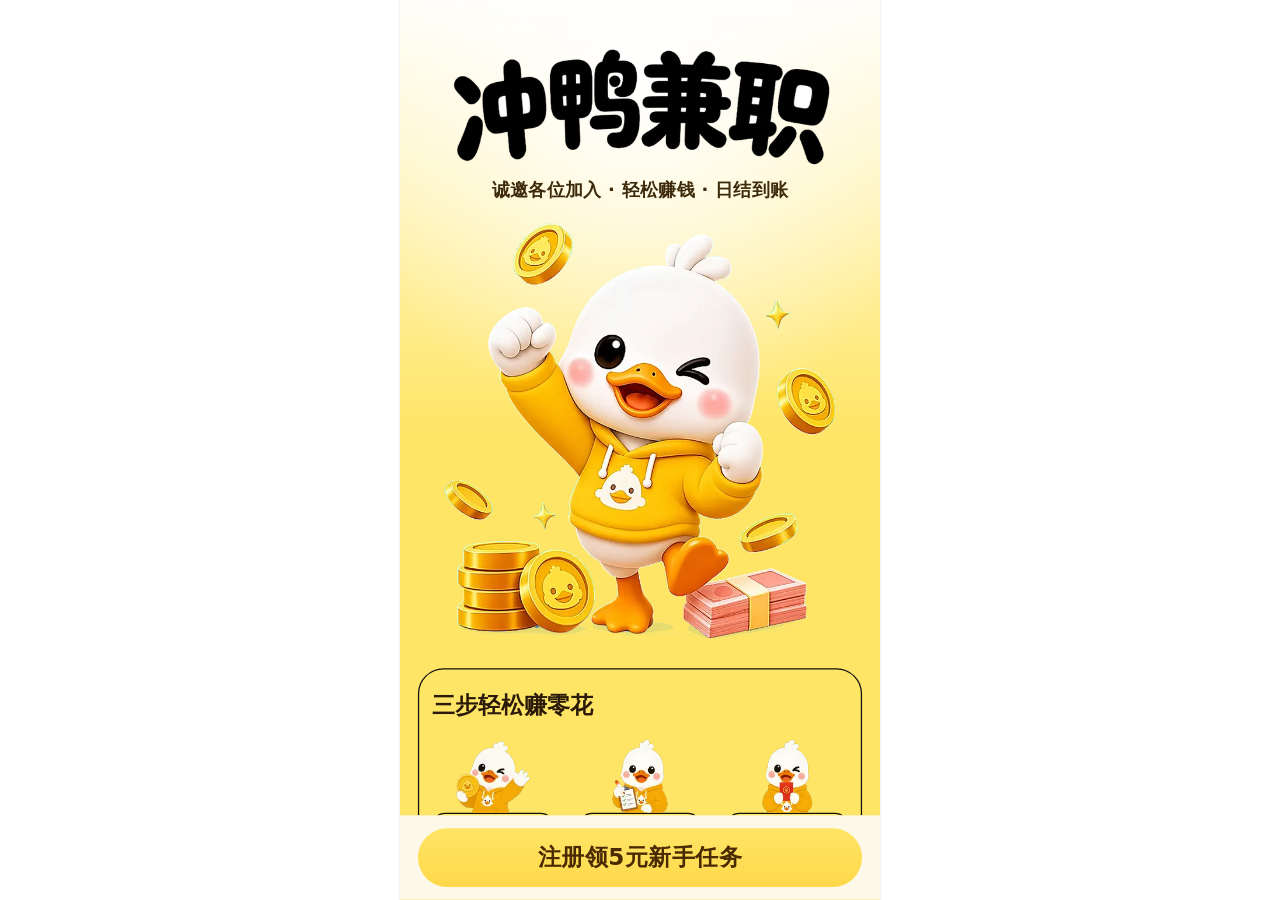
<file: index.html>
<!DOCTYPE html>
<html lang="zh-CN">
<head>
  <meta charset="UTF-8" />
  <meta name="viewport" content="width=device-width, initial-scale=1, viewport-fit=cover" />
  <meta name="format-detection" content="telephone=no" />
  <title>冲鸭兼职</title>
  <script>
    (function () {
      var DESIGN_WIDTH = 375, PHONE_MAX = 480, DESKTOP_MIN = 480, ticking = false;
      function currentWidth() {
        return document.documentElement.clientWidth || window.innerWidth || DESIGN_WIDTH;
      }
      function fit() {
        var vw = currentWidth();
        var isDesktop = vw >= DESKTOP_MIN;
        var minSide = isDesktop ? 24 : 0;
        var visualWidth = isDesktop
          ? Math.min(PHONE_MAX, Math.max(DESIGN_WIDTH, vw - minSide * 2))
          : vw;
        var side = Math.max(minSide, (vw - visualWidth) / 2);
        var root = document.documentElement.style;
        root.setProperty("--h5-scale", String(visualWidth / DESIGN_WIDTH));
        root.setProperty("--h5-side", side + "px");
      }
      function onResize() {
        if (ticking) return;
        ticking = true;
        requestAnimationFrame(function () {
          ticking = false;
          fit();
        });
      }
      fit();
      window.addEventListener("resize", onResize, { passive: true });
      window.addEventListener("orientationchange", function () { setTimeout(fit, 80); });
      if (window.visualViewport) {
        window.visualViewport.addEventListener("resize", onResize, { passive: true });
      }
    })();
  </script>
  <link rel="preload" as="image" type="image/webp" href="assets/duck-hero.webp?v=opt2" fetchpriority="high" />
  <link rel="stylesheet" href="styles.css?v=home109" />
</head>
<body class="home-body">
  <div class="h5-stage">
    <div class="phone list-phone">
      <div class="phone-scroll">
        <header class="home-hero">
          <h1 class="home-title">
            <picture>
              <source type="image/webp" srcset="assets/title-chongya.webp?v=opt2" />
              <img src="assets/title-chongya.png?v=opt2" alt="冲鸭兼职" width="600" height="190" decoding="async" />
            </picture>
          </h1>
          <p class="home-sub">诚邀各位加入 · 轻松赚钱 · 日结到账</p>
          <picture>
            <source type="image/webp" srcset="assets/duck-hero.webp?v=opt2" />
            <img
              class="home-mascot"
              src="assets/duck-hero.png?v=opt2"
              alt="冲鸭兼职吉祥物"
              width="717"
              height="760"
              fetchpriority="high"
              decoding="async"
            />
          </picture>
        </header>

        <main class="home-blocks">
          <section class="home-card home-card-steps">
            <h2 class="home-card-title">三步轻松赚零花</h2>
            <div class="home-step-boxes">
              <picture class="home-step-icon home-step-icon-1">
                <source type="image/webp" srcset="assets/duck-bust-coin.webp?v=opt2" />
                <img src="assets/duck-bust-coin.png?v=opt2" alt="" width="128" height="127" loading="lazy" decoding="async" fetchpriority="low" />
              </picture>
              <picture class="home-step-icon home-step-icon-2">
                <source type="image/webp" srcset="assets/duck-bust-clipboard.webp?v=opt2" />
                <img src="assets/duck-bust-clipboard.png?v=opt2" alt="" width="109" height="140" loading="lazy" decoding="async" fetchpriority="low" />
              </picture>
              <picture class="home-step-icon home-step-icon-3">
                <source type="image/webp" srcset="assets/duck-bust-hongbao.webp?v=opt2" />
                <img src="assets/duck-bust-hongbao.png?v=opt2" alt="" width="101" height="140" loading="lazy" decoding="async" fetchpriority="low" />
              </picture>
              <div class="home-step-box">
                <strong>注册领新手任务</strong>
                <span>手机号30秒注册</span>
              </div>
              <span class="home-step-arrow" aria-hidden="true"></span>
              <div class="home-step-box">
                <strong>做任务赚赏金</strong>
                <span>悬赏简单随时做</span>
              </div>
              <span class="home-step-arrow" aria-hidden="true"></span>
              <div class="home-step-box">
                <strong>满10元可提现</strong>
                <span>微信/支付宝到账</span>
              </div>
            </div>
          </section>

          <section class="home-card home-card-withdraw" aria-label="提现通知">
            <picture>
              <source type="image/webp" srcset="assets/withdraw-art.webp?v=opt2" />
              <img class="home-withdraw-art" src="assets/withdraw-art.png?v=opt2" alt="" width="277" height="360" loading="lazy" decoding="async" fetchpriority="low" />
            </picture>
            <div class="home-withdraw-side">
              <div class="home-withdraw-side-copy">
                <p class="home-withdraw-side-title">正规平台 真实提现</p>
                <p class="home-withdraw-side-sub">平台每日平均提现<em>3000</em>笔</p>
              </div>
              <div class="home-withdraw-board">
                <span class="home-withdraw-feed-tag">提现通知</span>
                <div class="home-withdraw-feed" aria-live="polite" aria-atomic="false">
                  <div class="home-withdraw-feed-track" id="withdraw-feed"></div>
                </div>
              </div>
            </div>
          </section>

          <section class="home-card home-checkin" aria-label="连续签到领红包，签到7天领取28元">
            <h2 class="home-checkin-copy">
              <span class="home-checkin-lines">
                <span class="home-checkin-lead">连续签到领红包</span>
                <span>签到7天</span>
                <span>领取<em>28元</em></span>
                <span class="home-checkin-sub">连签满7天 红包直接到账</span>
              </span>
            </h2>
            <picture>
              <source type="image/webp" srcset="assets/checkin-art.webp?v=opt2" />
              <img class="home-checkin-art" src="assets/checkin-art.png?v=opt2" alt="" width="419" height="400" loading="lazy" decoding="async" fetchpriority="low" />
            </picture>
          </section>

          <section class="home-card home-card-wheel" aria-label="幸运转盘">
            <div class="home-wheel-copy">
              <h2 class="home-wheel-title">幸运转盘</h2>
              <p class="home-wheel-lead">首抽50% 中奖</p>
              <p class="home-wheel-prize-line">最高可得 <em>¥188</em> 现金红包</p>
              <p class="home-wheel-note">完成新手注册，即可参与转盘抽奖</p>
            </div>
            <picture>
              <source type="image/webp" srcset="assets/wheel-art.webp?v=opt2" />
              <img class="home-wheel-art" src="assets/wheel-art.png?v=opt2" alt="" width="400" height="419" loading="lazy" decoding="async" fetchpriority="low" />
            </picture>
          </section>

          <section class="home-card home-card-pool" aria-label="当前赏金池">
            <div class="home-pool-copy">
              <h2 class="home-pool-title">当前赏金池</h2>
              <p class="home-pool-amount"><em>￥</em>5699</p>
              <p class="home-pool-desc">来摘一单，做完就结算</p>
            </div>
            <picture>
              <source type="image/webp" srcset="assets/pool-art.webp?v=opt2" />
              <img class="home-pool-art" src="assets/pool-art.png?v=opt2" alt="" width="372" height="420" loading="lazy" decoding="async" fetchpriority="low" />
            </picture>
          </section>
        </main>

        <section class="home-faq-stage">
          <section class="home-faq" aria-label="关于冲鸭兼职您最担心的几个问题">
            <h2 class="home-faq-title">关于冲鸭兼职 您最担心的几个问题</h2>
            <div class="home-faq-list">
              <details class="home-faq-item">
                <summary>提现真实到账吗？</summary>
                <p>绝对真实！平台支持微信、支付宝提现，满10元即可申请，无任何手续费，极速到账。提现明细清清楚楚，绝无套路，让你赚到的每一分钱都能稳稳落袋。</p>
              </details>
              <details class="home-faq-item">
                <summary>新手怎么开始赚钱？</summary>
                <p>注册后可领取新手任务，完成简单悬赏即可获得赏金，边做边提现。</p>
              </details>
              <details class="home-faq-item">
                <summary>为什么满10元才能提现？</summary>
                <p>满10元提现是为了保障账户安全，防止恶意刷单，同时也能帮你积少成多。这既是保证平台健康运营，也是为了让真实用户的提现体验更加顺畅。</p>
              </details>
              <details class="home-faq-item">
                <summary>每天大概能赚多少钱？</summary>
                <p>多劳多得，上不封顶。利用碎片时间，每天赚个奶茶钱、水果钱完全没问题。做得多赚得多，时间自由，随时可接单。</p>
              </details>
              <details class="home-faq-item">
                <summary>需要绑定银行卡，会泄露我的隐私吗？</summary>
                <p>请绝对放心！平台采用金融级数据加密技术，严格保护用户隐私。绑定信息仅用于身份核验，绝不向任何第三方泄露你的个人信息。</p>
              </details>
              <details class="home-faq-item">
                <summary>你们平台正规吗？会不会跑路？</summary>
                <p>正规运营！平台由江苏赞网云计算有限公司开发，已完成国家工信部 ICP 备案（底部可查）。资质齐全，稳定靠谱，绝不会跑路。</p>
              </details>
              <details class="home-faq-item">
                <summary>我有主业/在上学，时间冲突能做吗？</summary>
                <p>时间完全自由！不需要打卡上班，随时随地都能接单。不耽误主业和学业，等公交、午休的碎片时间都能轻松赚零花钱。</p>
              </details>
              <details class="home-faq-item">
                <summary>如果操作遇到问题，有人管吗？</summary>
                <p>售后无忧！我们提供 7×24 小时官方客服在线服务。无论是注册、做任务还是提现遇到问题，客服都会秒响应，绝不让你孤立无援。</p>
              </details>
            </div>
          </section>
        </section>

        <footer class="home-site-foot">
          <h2 class="home-site-title">冲鸭兼职赚钱平台</h2>
          <p class="home-site-lead">正规运营的悬赏任务平台，任务真实、赏金透明，零门槛赚零花</p>
          <nav class="home-site-links" aria-label="网站信息">
            <a href="agreement.html">用户协议</a>
            <a href="privacy.html">隐私政策</a>
            <a href="about.html">关于我们</a>
            <a href="contact.html">联系方式</a>
          </nav>
          <p class="home-site-copy">©冲鸭 v3.1.1</p>
          <p class="home-site-meta">开发商：江苏赞网云计算有限公司</p>
          <p class="home-site-meta">苏ICP备2022047833号</p>
        </footer>
      </div>

      <div class="home-fixed-bar">
        <a class="home-fixed-cta" href="#">注册领5元新手任务</a>
      </div>
    </div>
  </div>
  <script src="withdraw-feed.js?v=4" defer></script>
</body>
</html>
</file>
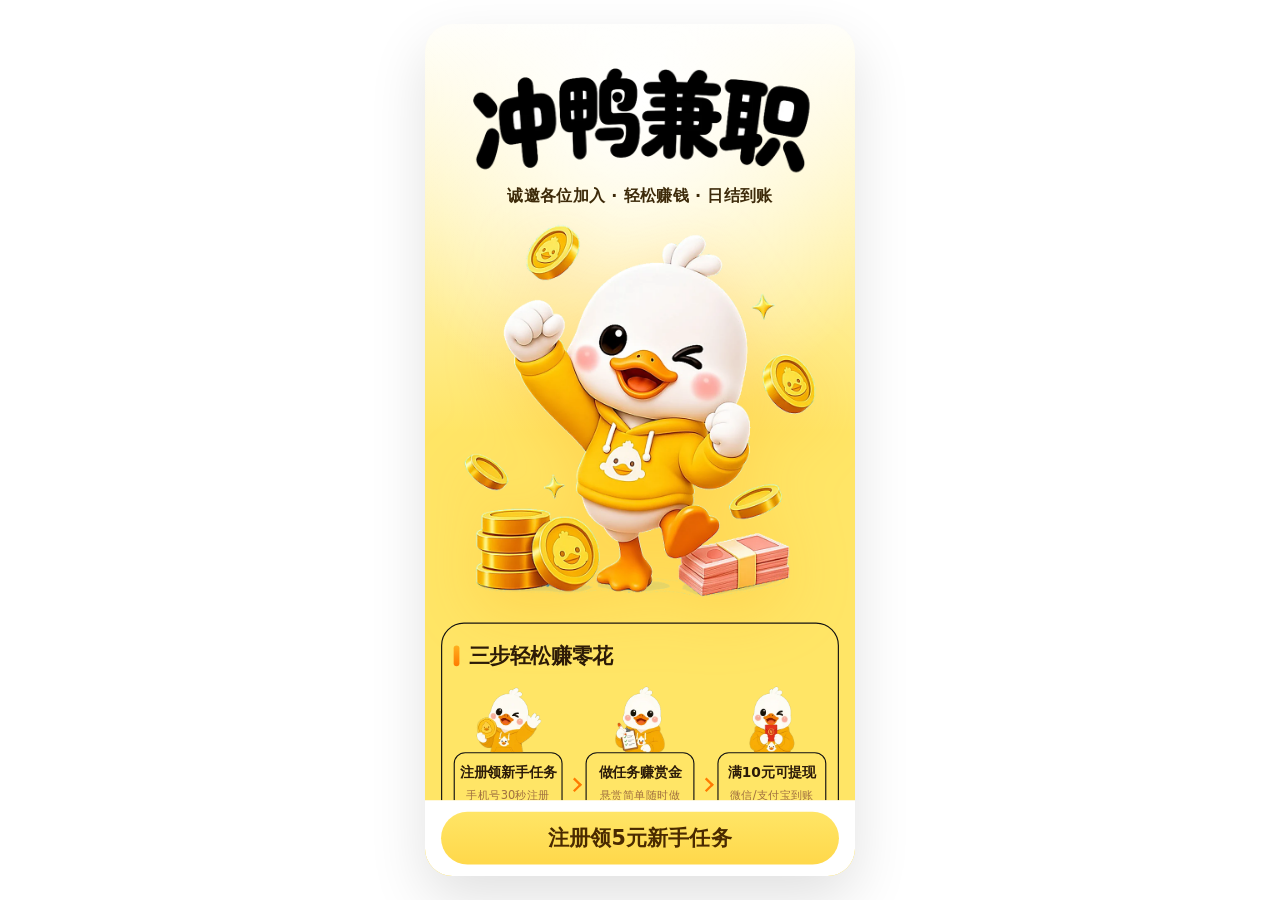
<file: wangyediv/index.html>
<!DOCTYPE html>
<html lang="zh-CN">
<head>
  <meta charset="UTF-8" />
  <meta name="viewport" content="width=device-width, initial-scale=1, minimum-scale=1, maximum-scale=1, user-scalable=no, viewport-fit=cover" />
  <meta name="format-detection" content="telephone=no" />
  <title>冲鸭兼职</title>
  <script>
    (function () {
      var DESIGN_WIDTH = 375;
      var PHONE_MAX = 430;
      var DESKTOP_MIN = 480;
      var ticking = false;
      function currentWidth() {
        return document.documentElement.clientWidth || window.innerWidth || DESIGN_WIDTH;
      }
      function fit() {
        var vw = currentWidth();
        var isDesktop = vw >= DESKTOP_MIN;
        var minSide = isDesktop ? 24 : 0;
        var visualWidth = isDesktop
          ? Math.min(PHONE_MAX, Math.max(DESIGN_WIDTH, vw - minSide * 2))
          : vw;
        var side = Math.max(minSide, (vw - visualWidth) / 2);
        var root = document.documentElement.style;
        root.setProperty("--h5-scale", String(visualWidth / DESIGN_WIDTH));
        root.setProperty("--h5-side", side + "px");
      }
      function onResize() {
        if (ticking) return;
        ticking = true;
        requestAnimationFrame(function () {
          ticking = false;
          fit();
        });
      }
      fit();
      window.addEventListener("resize", onResize, { passive: true });
      window.addEventListener("orientationchange", function () {
        setTimeout(fit, 80);
      });
      if (window.visualViewport) {
        window.visualViewport.addEventListener("resize", onResize, { passive: true });
      }
    })();
  </script>
  <link rel="preload" as="image" type="image/webp" href="assets/duck-hero.webp?v=opt1" fetchpriority="high" />
  <link rel="preload" as="image" type="image/webp" href="assets/title-chongya.webp?v=opt1" />
  <link rel="stylesheet" href="styles.css?v=home67" />
</head>
<body class="home-body">
  <div class="h5-stage">
    <div class="phone list-phone">
      <div class="phone-scroll">
        <header class="home-hero">
          <h1 class="home-title">
            <picture>
              <source type="image/webp" srcset="assets/title-chongya.webp?v=opt1" />
              <img src="assets/title-chongya.png?v=opt1" alt="冲鸭兼职" width="750" height="238" fetchpriority="high" decoding="async" />
            </picture>
          </h1>
          <p class="home-sub">诚邀各位加入 · 轻松赚钱 · 日结到账</p>
          <picture>
            <source type="image/webp" srcset="assets/duck-hero.webp?v=opt1" />
            <img
              class="home-mascot"
              src="assets/duck-hero.png?v=opt1"
              alt="冲鸭兼职吉祥物"
              width="900"
              height="954"
              fetchpriority="high"
              decoding="async"
            />
          </picture>
        </header>

        <main class="home-blocks">
          <section class="home-card home-card-steps">
            <h2 class="home-card-title">
              <i class="home-card-bar" aria-hidden="true"></i>
              三步轻松赚零花
            </h2>
            <div class="home-step-boxes">
              <picture class="home-step-icon home-step-icon-1">
                <source type="image/webp" srcset="assets/duck-bust-coin.webp?v=opt1" />
                <img src="assets/duck-bust-coin.png?v=opt1" alt="" width="192" height="191" decoding="async" />
              </picture>
              <picture class="home-step-icon home-step-icon-2">
                <source type="image/webp" srcset="assets/duck-bust-clipboard.webp?v=opt1" />
                <img src="assets/duck-bust-clipboard.png?v=opt1" alt="" width="149" height="192" decoding="async" />
              </picture>
              <picture class="home-step-icon home-step-icon-3">
                <source type="image/webp" srcset="assets/duck-bust-hongbao.webp?v=opt1" />
                <img src="assets/duck-bust-hongbao.png?v=opt1" alt="" width="138" height="192" decoding="async" />
              </picture>
              <div class="home-step-box">
                <strong>注册领新手任务</strong>
                <span>手机号30秒注册</span>
              </div>
              <span class="home-step-arrow" aria-hidden="true"></span>
              <div class="home-step-box">
                <strong>做任务赚赏金</strong>
                <span>悬赏简单随时做</span>
              </div>
              <span class="home-step-arrow" aria-hidden="true"></span>
              <div class="home-step-box">
                <strong>满10元可提现</strong>
                <span>微信/支付宝到账</span>
              </div>
            </div>
          </section>

          <section class="home-card home-checkin" aria-label="连续签到领红包，签到7天领取28元">
            <h2 class="home-checkin-copy">
              <i class="home-checkin-bar" aria-hidden="true"></i>
              <span class="home-checkin-lines">
                <span class="home-checkin-lead">连续签到领红包</span>
                <span>签到7天</span>
                <span>领取<em>28元</em></span>
                <span class="home-checkin-sub">连签满7天 红包直接到账</span>
              </span>
            </h2>
            <picture>
              <source type="image/webp" srcset="assets/checkin-art.webp?v=opt1" />
              <img class="home-checkin-art" src="assets/checkin-art.png?v=opt1" alt="" width="560" height="535" loading="lazy" decoding="async" fetchpriority="low" />
            </picture>
          </section>

          <section class="home-card home-card-withdraw" aria-label="平台真实运营，满10元即可提现">
            <picture>
              <source type="image/webp" srcset="assets/withdraw-art.webp?v=opt1" />
              <img class="home-withdraw-art" src="assets/withdraw-art.png?v=opt1" alt="" width="415" height="540" loading="lazy" decoding="async" fetchpriority="low" />
            </picture>
            <div class="home-withdraw-copy">
              <h2 class="home-withdraw-title">平台真实运营<br />满10元即可提现</h2>
              <p class="home-withdraw-desc">真实任务，赏金明白，提现到账</p>
              <div class="home-withdraw-pills">
                <span>满¥10 提现</span>
                <span>真到账</span>
              </div>
            </div>
          </section>

          <section class="home-card home-card-wheel" aria-label="幸运转盘">
            <div class="home-wheel-copy">
              <h2 class="home-wheel-title">幸运转盘</h2>
              <p class="home-wheel-desc">抽中现金直接进钱包，可随时提现</p>
              <div class="home-wheel-prize">
                <span class="home-wheel-tag">最高奖</span>
                <p class="home-wheel-amount"><em>¥</em>188</p>
              </div>
              <div class="home-wheel-actions">
                <span class="home-wheel-btn-line">邀请好友得次数</span>
              </div>
            </div>
            <picture>
              <source type="image/webp" srcset="assets/wheel-art.webp?v=opt1" />
              <img class="home-wheel-art" src="assets/wheel-art.png?v=opt1" alt="" width="516" height="540" loading="lazy" decoding="async" fetchpriority="low" />
            </picture>
          </section>

          <section class="home-card home-card-pool" aria-label="当前全站任务赏金池">
            <div class="home-pool-copy">
              <h2 class="home-pool-title">当前全站任务赏金池</h2>
              <p class="home-pool-amount"><em>¥</em>5877</p>
              <p class="home-pool-desc">任务真实 悬赏简单 手机可做</p>
              <div class="home-pool-pills">
                <span class="home-pool-pill-hot">赏金池</span>
                <span class="home-pool-pill-soft">随时可接</span>
              </div>
            </div>
            <picture>
              <source type="image/webp" srcset="assets/pool-art.webp?v=opt1" />
              <img class="home-pool-art" src="assets/pool-art.png?v=opt1" alt="" width="478" height="540" loading="lazy" decoding="async" fetchpriority="low" />
            </picture>
          </section>
        </main>

        <footer class="home-site-foot">
          <h2 class="home-site-title">冲鸭兼职赚钱平台</h2>
          <p class="home-site-lead">正规运营的悬赏任务平台，任务真实、赏金透明，零门槛赚零花</p>
          <nav class="home-site-links" aria-label="网站信息">
            <a href="agreement.html">用户协议</a>
            <a href="privacy.html">隐私政策</a>
            <a href="about.html">关于我们</a>
            <a href="contact.html">联系方式</a>
          </nav>
          <p class="home-site-copy">©冲鸭 v3.1.1</p>
          <p class="home-site-meta">开发商：江苏赞网云计算有限公司</p>
          <p class="home-site-meta">苏ICP备2022047833号</p>
        </footer>
      </div>

      <div class="home-fixed-bar">
        <a class="home-fixed-cta" href="#">注册领5元新手任务</a>
      </div>
    </div>
  </div>
</body>
</html>
</file>
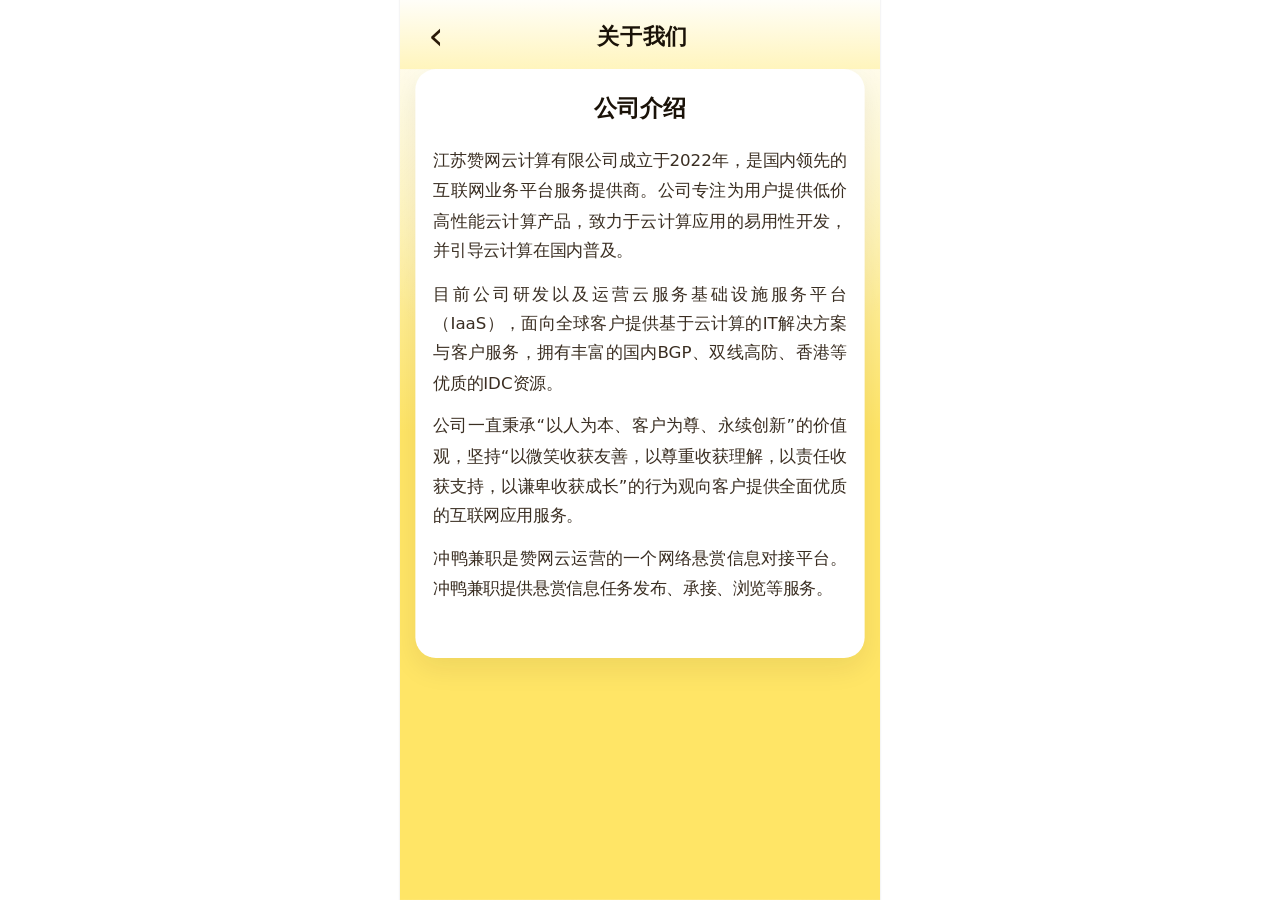
<file: about.html>
<!DOCTYPE html>
<html lang="zh-CN">
<head>
  <meta charset="UTF-8" />
  <meta name="viewport" content="width=device-width, initial-scale=1, viewport-fit=cover" />
  <meta name="format-detection" content="telephone=no" />
  <title>关于我们</title>
  <script src="h5-scale.js?v=4"></script>
  <link rel="stylesheet" href="styles.css?v=home106" />
</head>
<body class="home-body agree-body">
  <div class="h5-stage">
    <div class="phone list-phone">
      <header class="agree-nav">
        <a class="agree-back" href="index.html" aria-label="返回首页">‹</a>
        <h1 class="agree-nav-title">关于我们</h1>
      </header>
      <div class="phone-scroll">
        <article class="agree-sheet">
          <h1 class="agree-doc-title">公司介绍</h1>
          <p>江苏赞网云计算有限公司成立于2022年，是国内领先的互联网业务平台服务提供商。公司专注为用户提供低价高性能云计算产品，致力于云计算应用的易用性开发，并引导云计算在国内普及。</p>
          <p>目前公司研发以及运营云服务基础设施服务平台（IaaS），面向全球客户提供基于云计算的IT解决方案与客户服务，拥有丰富的国内BGP、双线高防、香港等优质的IDC资源。</p>
          <p>公司一直秉承“以人为本、客户为尊、永续创新”的价值观，坚持“以微笑收获友善，以尊重收获理解，以责任收获支持，以谦卑收获成长”的行为观向客户提供全面优质的互联网应用服务。</p>
          <p>冲鸭兼职是赞网云运营的一个网络悬赏信息对接平台。冲鸭兼职提供悬赏信息任务发布、承接、浏览等服务。</p>
        </article>
      </div>
    </div>
  </div>
</body>
</html>
</file>
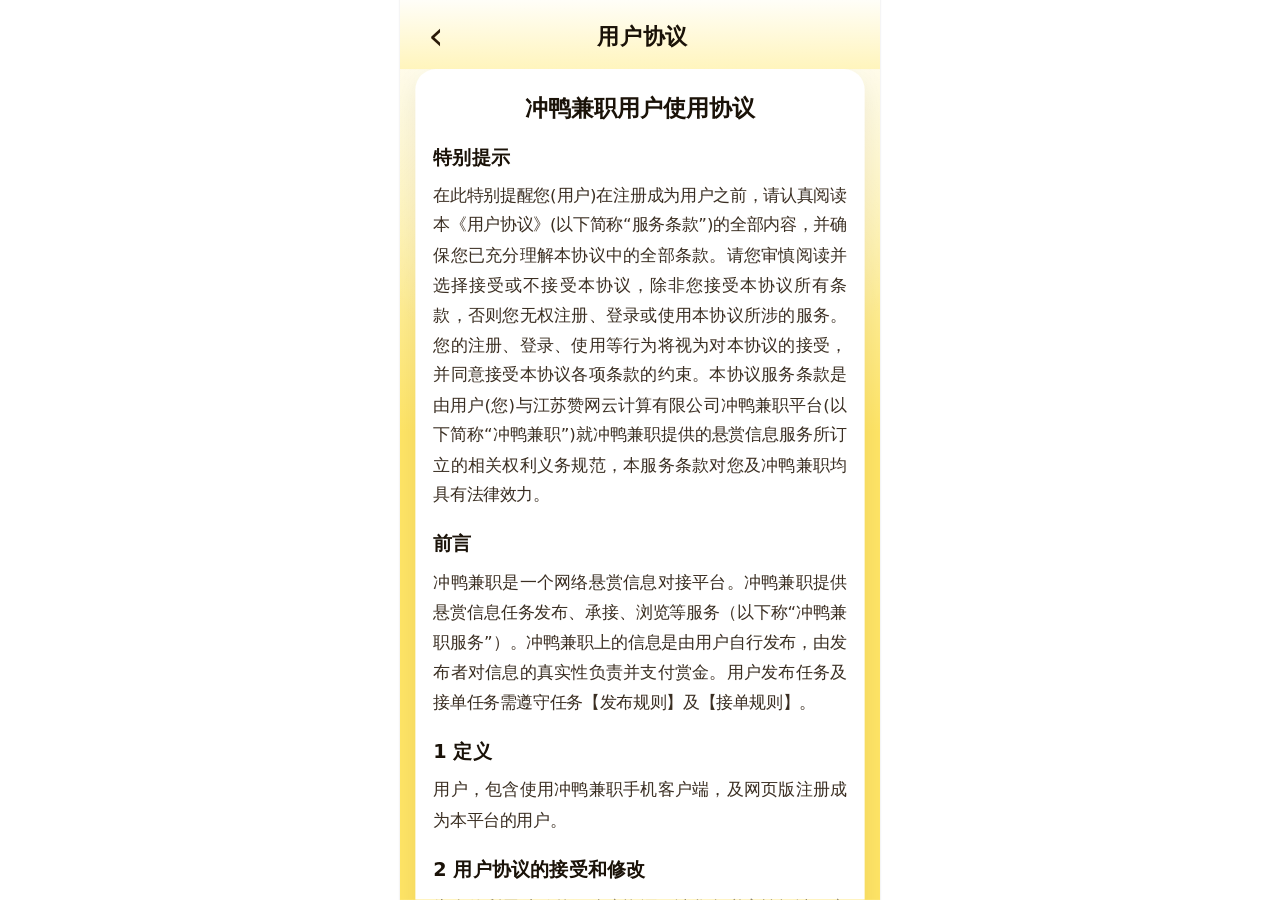
<file: agreement.html>
<!DOCTYPE html>
<html lang="zh-CN">
<head>
  <meta charset="UTF-8" />
  <meta name="viewport" content="width=device-width, initial-scale=1, viewport-fit=cover" />
  <meta name="format-detection" content="telephone=no" />
  <title>冲鸭兼职用户使用协议</title>
  <script src="h5-scale.js?v=4"></script>
  <link rel="stylesheet" href="styles.css?v=home106" />
</head>
<body class="home-body agree-body">
  <div class="h5-stage">
    <div class="phone list-phone">
      <header class="agree-nav">
        <a class="agree-back" href="index.html" aria-label="返回首页">‹</a>
        <h1 class="agree-nav-title">用户协议</h1>
      </header>
      <div class="phone-scroll">
        <article class="agree-sheet">
          <h1 class="agree-doc-title">冲鸭兼职用户使用协议</h1>

          <h2>特别提示</h2>
          <p>在此特别提醒您(用户)在注册成为用户之前，请认真阅读本《用户协议》(以下简称“服务条款”)的全部内容，并确保您已充分理解本协议中的全部条款。请您审慎阅读并选择接受或不接受本协议，除非您接受本协议所有条款，否则您无权注册、登录或使用本协议所涉的服务。您的注册、登录、使用等行为将视为对本协议的接受，并同意接受本协议各项条款的约束。本协议服务条款是由用户(您)与江苏赞网云计算有限公司冲鸭兼职平台(以下简称“冲鸭兼职”)就冲鸭兼职提供的悬赏信息服务所订立的相关权利义务规范，本服务条款对您及冲鸭兼职均具有法律效力。</p>

          <h2>前言</h2>
          <p>冲鸭兼职是一个网络悬赏信息对接平台。冲鸭兼职提供悬赏信息任务发布、承接、浏览等服务（以下称“冲鸭兼职服务”）。冲鸭兼职上的信息是由用户自行发布，由发布者对信息的真实性负责并支付赏金。用户发布任务及接单任务需遵守任务【发布规则】及【接单规则】。</p>

          <h2>1 定义</h2>
          <p>用户，包含使用冲鸭兼职手机客户端，及网页版注册成为本平台的用户。</p>

          <h2>2 用户协议的接受和修改</h2>
          <p>为有效利用冲鸭兼职账户资源，请您务必审慎阅读、充分理解各条款内容，特别是免除或者限制责任的条款，以及开通或使用某项服务的单独协议，并选择接受或不接受。<strong>限制、免责条款以加粗形式提示您注意。</strong></p>
          <p>无论用户以任何方式使用冲鸭兼职服务，包括但不限于发布信息，接单任务，浏览信息，发布广告，均视为用户已经阅读且接受本协议。届时用户不应以未阅读本协议内容为由，主张本协议无效，或主张撤销本协议。</p>
          <p>如遇国家法律法规变更或冲鸭兼职产品和服务规则发生调整，冲鸭兼职有权根据需要及时地修改本协议，并以网站公示的方式进行公示，本协议改动以网站公示为准，冲鸭兼职不再单独通知用户，用户对此表示理解并接受，如用户不同意相关变更内容，请停止使用冲鸭兼职服务。如果用户继续享用服务，则视为无条件接受本协议条款的变动。</p>
          <p>用户应当在使用冲鸭兼职服务之前认真阅读本协议全部内容。如用户对本协议有任何疑问的，应向冲鸭兼职客服咨询。</p>
          <p>冲鸭兼职拥有对本协议的最终解释权。</p>

          <h2>3 用户资格</h2>
          <p>冲鸭兼职的服务仅向18周岁以上有完全民事行为能力人提供。用户使用冲鸭兼职服务时应确认自身为具备相应民事行为能力的自然人、法人或其他组织。若用户不具备前述主体资格，不可使用冲鸭兼职服务，且用户及用户的监护人应承担因此导致的一切不利后果，且冲鸭兼职有权注销用户的账户，并可向用户及用户监护人索偿。冲鸭兼职有权单方面无理由禁止某一用户使用冲鸭兼职服务。</p>

          <h2>4 用户账户</h2>
          <p>用户完成注册程序时，冲鸭兼职会向用户提供唯一编号的冲鸭兼职账户，用户需用微信登录，微信账号和密码由用户自行设定。冲鸭兼职识别特定用户的方式是且只是用户使用特定账户和与之匹配的微信账户登录。故用户应保证账户和微信账户及密码的安全，并对通过账户和密码实施的行为负责。对于他人使用任何手段获取用户账户及其密码登录冲鸭兼职并实施任何的行为，冲鸭兼职都视为用户本人的行为，用户不得以该登录非其本人所为为理由，要求冲鸭兼职为任何行为负责。冲鸭兼职账户所有权属于冲鸭兼职平台，用户仅享有账户使用权，未经冲鸭兼职许可，用户不得赠与、借用、租用、转让、继承或售卖账户或者以其他方式许可非初始申请注册人使用冲鸭兼职账户。</p>
          <p>若您在六个月内未登入冲鸭兼职或未完成实名制，我们将有权主动删除您的个人信息，包括帐户及任务奖励，由此带来的任何损失均由用户自行承担。</p>
          <p>在您主动注销账户之后，我们将停止为您提供产品或服务，根据适用法律的要求删除您的个人信息，或使其匿名化处理，并且我们依照个人信息的不同等级存储不同期限，存储期限严格按照法律及相关法规规定，最低期限不少于6个月。</p>

          <h2>5 内容</h2>
          <p>使用冲鸭兼职服务前，用户应理解冲鸭兼职提供的所有信息，其中包含的文字，图片，链接等（以下称“内容”）均由用户自行上传，并且承担全部责任，冲鸭兼职不对信息的真实性，准确性，有效性和安全性负责，用户在交易中发生的任何纠纷与冲鸭兼职无关。用户必须对所发布的一切任务承担全部责任，任务经平台初审通过后，平台有权随时复查（复查原因包含但不限于平台常规巡查、用户举报、维权过程中产生的任务问题等）任务内容是否合规，如复查任务后发现初审通过的任务存在欺诈行为(包含但不限于任务难度高&lt;平台评判为准&gt;、违反发布规则、擅自更改任务发布说明及增加任务步骤（平台评判为准），一切责任由发布者承担，平台审核员不承担任何责任。复查后如发现任务商存在上述问题，平台有权立即下架任务商已发布任务，情节严重者平台给与封号处理，且费用不退。为了最大限度地保障用户的权益不被侵害，我们制定了“安全交易须知”，用户必须保证自己拥有所提供的信息的版权，或获得他人授权，并保证该信息不侵犯到任何第三人的合法权益；如用户违反本条规定造成冲鸭兼职被第三人索赔的，用户应全额承担冲鸭兼职一切损失(包括但不限于各种赔偿费、律师费、公证费及为此支出的其它合理费用)。同时当用户向冲鸭兼职提供内容时，用户即授予冲鸭兼职永久性的、全球的、不可撤销的、免使用费的、可再次授权给他人的使用权。用户必须自行评估和承担在冲鸭兼职上提供和使用内容而产生的一切风险、损失。冲鸭兼职有权利单方面无理由删除任何免费信息，有权利暂停任何付费信息的发布直至用户提供相关证据证明该信息的真实性及合法性。</p>

          <h2>6 禁止</h2>
          <p>用户在发布、浏览或使用信息时，不应做出任何法律法规禁止的行为。对于违反国家规定的《互联网违禁信息》的内容，冲鸭兼职一经发现，将立即删除，并可向有关部门反映，包含以下内容：</p>
          <ol>
            <li>违反国家法律法规禁止性规定的；</li>
            <li>政治宣传、封建迷信、淫秽、色情、赌博、暴力、恐怖或者教唆犯罪的；</li>
            <li>欺诈、虚假、不准确或存在误导性的；</li>
            <li>侵犯他人知识产权或涉及第三方商业秘密及其他专有权利的；</li>
            <li>侮辱、诽谤、恐吓、涉及他人隐私等侵害他人合法权益的；</li>
            <li>存在可能破坏、篡改、删除、影响冲鸭兼职平台任何系统正常运行或未经授权秘密获取冲鸭兼职平台及其他用户的数据、个人资料的病毒、木马、爬虫等恶意软件、程序代码的；</li>
            <li>其他违背社会公共利益或公共道德或依据相关冲鸭兼职平台协议、规则的规定不适合在冲鸭兼职平台上发布的。</li>
          </ol>
          <p>用户将以自己的名义独立承担所有相应的法律责任，经确认出现以上情况的，冲鸭兼职有权立即取消其会员资格，撤回正在投放的冲鸭兼职服务，关闭发布权限并联系当地公安机关协助处理。</p>
          <p>用户使用冲鸭兼职服务时，不得违背社会公共利益或公共道德，不得损害他人的合法权益，不得违反本协议及相关规则。如果违反前述承诺，用户应自行承担所有法律后果，冲鸭兼职不负任何连带责任。</p>
          <p>用户违反本协议及相关规则时，冲鸭兼职有权终止对用户提供的冲鸭兼职服务，且无须征得用户同意或提前通知用户。</p>
          <p>如您违反法律法规、冲鸭兼职各服务协议或业务规则的规定，冲鸭兼职有权进行独立判断并随时限制、冻结或终止您对冲鸭兼职账户的使用并采取其他措施，且根据实际情况决定是否恢复使用。</p>
          <p>如果冲鸭兼职发现您并非账户初始申请注册人，平台有权在未经通知的情况下终止您使用该账户。</p>
          <p>为了充分利用冲鸭兼职账户资源，如果您存在注册账户后未及时进行初次登录使用，或6个月未登陆使用账户等情形，冲鸭兼职有权终止该账户的使用。</p>
          <p>冲鸭兼职按照本规则或相关法律法规，限制、冻结或终止您对账户的使用，而由此给您带来的损失（包括但不限于用户资料、余额及相关数据等的清空等），由您自行承担。</p>

          <h2>7 费用与服务</h2>
          <p>冲鸭兼职是个对大多数用户免费的悬赏信息任务接发平台，但针对冲鸭兼职的特定服务收费。若用户所使用的服务需支付费用，用户有权决定是否使用并接受该收费服务。冲鸭兼职上的收费服务以人民币计价，定价上可能随时调整。我们将以平台公告的方式，来通知用户收费政策的变更。冲鸭兼职也可选择在促销或新服务推出时，暂时调整我们的服务收费，该调整于我们公布促销或新服务时开始生效。付费服务是在系统接收到用户的付款后才开始。请注意：付费服务系网络商品和虚拟商品，费用是您所购买的服务所对应的网络商品价格，而非预付款或者存款、定金、储蓄卡等性质，付费服务一经开通后不可退款。如因付费服务存在重大瑕疵导致您完全无法使用等冲鸭兼职违约情形、法律法规要求必须退款的或冲鸭兼职同意退款等除外。因个人行为（如:自行删除）或发布信息内容违反冲鸭兼职【发布规则】而被冻结或删除，冲鸭兼职将不予退款。冲鸭兼职因平台自身需要进行改版的，若涉及付费产品的实质性变化，包括但不限于产品取消、服务内容发生增加或减少、登载页面变更、发布变更的，冲鸭兼职可提前终止服务并将客户已付款但未履行服务部分款项退还客户。此类情况不视为冲鸭兼职违约，您使用冲鸭兼职充值即代表您同意以下关于开具发票的协议。</p>
          <ol>
            <li>您充值的金额为托管资金，发票仅可开取平台获利部分：任务代理服务费、置顶费、会员费、提现手续费3%，仅支持开具增值税普通发票。</li>
            <li>开票服务内容：信息技术服务费。</li>
            <li>开票审核通过后发票抬头将无法修改。本公司依法开具出的发票均是经税务机关批准的正规发票。</li>
            <li>您开具发票须在有效消费6个月内申请补开发票，时间按照整月度计算。超出时间无法开具。</li>
          </ol>

          <h2>8 账户余额</h2>
          <p>冲鸭兼职账户余额是冲鸭兼职内部使用的现金账户，即可用余额，可用余额方便用户进行任务发布及付费产品的购买，或者享受更多的优惠。用户可以使用充值的方式增加冲鸭兼职账户的可用余额，同时冲鸭兼职也会通过活动的方式奖励一定的金额到用户的冲鸭兼职账户中。用户还可以通过承接任务获得可用余额，可以将此部分余额提现到自己的微信账户或支付宝账户（以平台最终要求提现账户为准），提现时请注意查阅提现页面的文字说明。所有账户余额中的部分都仅限于在冲鸭兼职内部进行使用。平台用户提现不支持小数点提现，提现金额必须为1的整数倍，如账户余额不足1的整数倍金额，可通过部分浏览任务，积分分红，完成任务等获取收益，满足提现条件后再进行操作。如用户未按照平台要求或者不愿意去进行相关操作产生的提现纠纷，由用户自行承担，冲鸭兼职不承担任何责任；</p>

          <h2>9 侵权通知</h2>
          <p>用户发现冲鸭兼职上的任何内容不符合法律规定，不符合本用户协议规定，或不符合冲鸭兼职任务发布规则的规定时，用户有权利和义务通过点击“举报”链接向冲鸭兼职举报或申述。当用户确认自己的个人信息被盗用，或者用户的版权或者其他权利被侵害，请将此情况报告给冲鸭兼职。我们接受在线提交举报（个人中心—客服与反馈—意见反馈，按要求提交信息。）；</p>
          <ol>
            <li>侵犯用户权利的信息的网址，编号或其他可以找到该信息的细节；</li>
            <li>用户提供所述的版权或个人信息的合法拥有者的声明；</li>
            <li>用户提供初步能证明侵权的证据；</li>
            <li>用户的姓名，地址，电话号码和电子邮件等各类有效联系方式；</li>
          </ol>
          <p>冲鸭兼职会在核实后，根据相应法规予以配合处理。冲鸭兼职保留在用户提供的证据不尽充分详实或难以与用户取得联系进一步核实时暂停处理侵权通知的权利。</p>
        </article>
      </div>
    </div>
  </div>
</body>
</html>
</file>
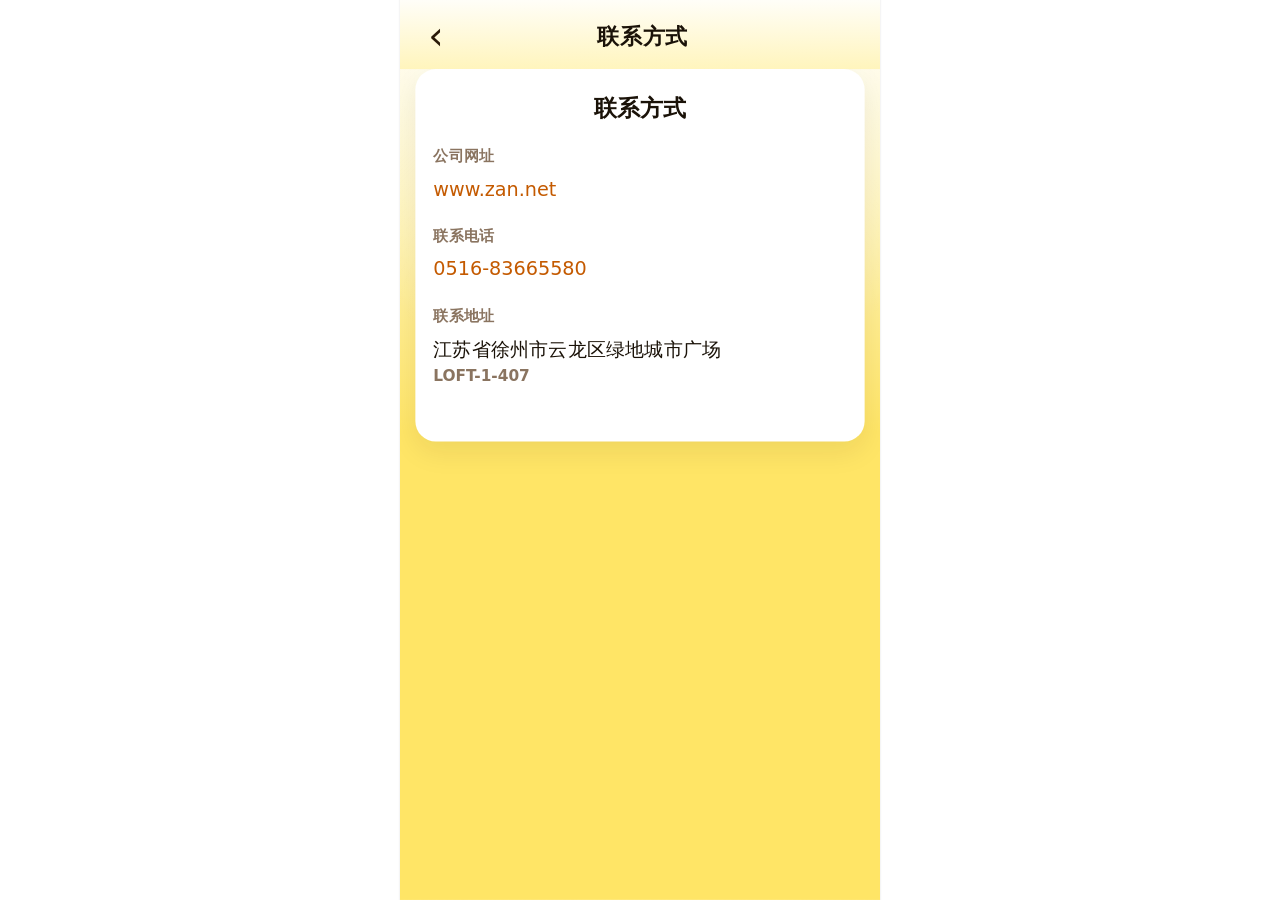
<file: contact.html>
<!DOCTYPE html>
<html lang="zh-CN">
<head>
  <meta charset="UTF-8" />
  <meta name="viewport" content="width=device-width, initial-scale=1, viewport-fit=cover" />
  <meta name="format-detection" content="telephone=no" />
  <title>联系方式</title>
  <script src="h5-scale.js?v=4"></script>
  <link rel="stylesheet" href="styles.css?v=home106" />
</head>
<body class="home-body agree-body">
  <div class="h5-stage">
    <div class="phone list-phone">
      <header class="agree-nav">
        <a class="agree-back" href="index.html" aria-label="返回首页">‹</a>
        <h1 class="agree-nav-title">联系方式</h1>
      </header>
      <div class="phone-scroll">
        <article class="agree-sheet">
          <h1 class="agree-doc-title">联系方式</h1>
          <ul class="contact-list">
            <li>
              <span>公司网址</span>
              <a href="https://www.zan.net" target="_blank" rel="noopener noreferrer">www.zan.net</a>
            </li>
            <li>
              <span>联系电话</span>
              <a href="tel:051683665580">0516-83665580</a>
            </li>
            <li>
              <span>联系地址</span>
              <p>江苏省徐州市云龙区绿地城市广场<span class="contact-nowrap">LOFT-1-407</span></p>
            </li>
          </ul>
        </article>
      </div>
    </div>
  </div>
</body>
</html>
</file>
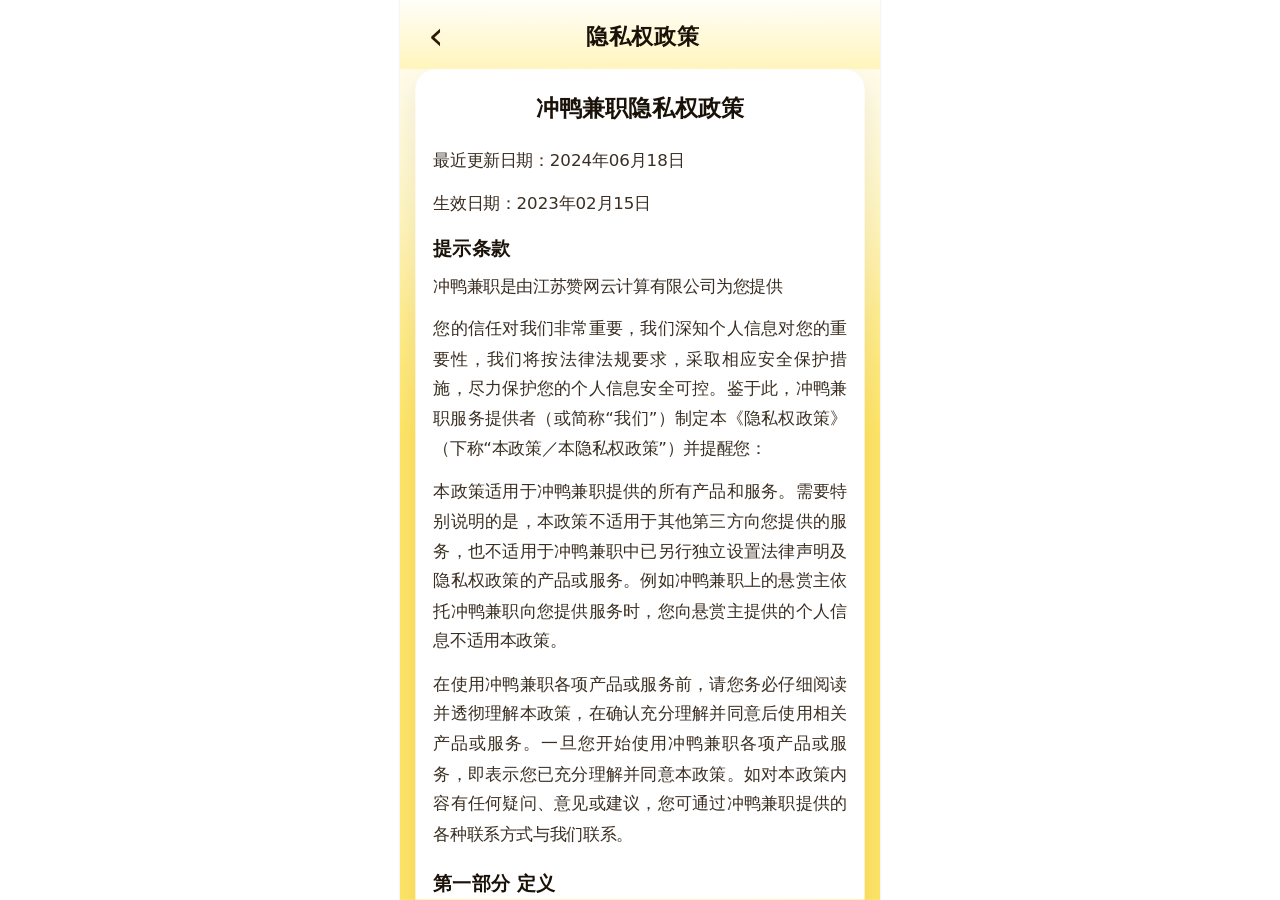
<file: privacy.html>
<!DOCTYPE html>
<html lang="zh-CN">
<head>
  <meta charset="UTF-8" />
  <meta name="viewport" content="width=device-width, initial-scale=1, viewport-fit=cover" />
  <meta name="format-detection" content="telephone=no" />
  <title>冲鸭兼职隐私权政策</title>
  <script src="h5-scale.js?v=4"></script>
  <link rel="stylesheet" href="styles.css?v=home106" />
</head>
<body class="home-body agree-body">
  <div class="h5-stage">
    <div class="phone list-phone">
      <header class="agree-nav">
        <a class="agree-back" href="index.html" aria-label="返回首页">‹</a>
        <h1 class="agree-nav-title">隐私权政策</h1>
      </header>
      <div class="phone-scroll">
        <article class="agree-sheet">
          <h1 class="agree-doc-title">冲鸭兼职隐私权政策</h1>
          <p class="agree-meta">最近更新日期：2024年06月18日</p>
          <p class="agree-meta">生效日期：2023年02月15日</p>

          <h2>提示条款</h2>
          <p>冲鸭兼职是由江苏赞网云计算有限公司为您提供</p>
          <p>您的信任对我们非常重要，我们深知个人信息对您的重要性，我们将按法律法规要求，采取相应安全保护措施，尽力保护您的个人信息安全可控。鉴于此，冲鸭兼职服务提供者（或简称“我们”）制定本《隐私权政策》（下称“本政策／本隐私权政策”）并提醒您：</p>
          <p>本政策适用于冲鸭兼职提供的所有产品和服务。需要特别说明的是，本政策不适用于其他第三方向您提供的服务，也不适用于冲鸭兼职中已另行独立设置法律声明及隐私权政策的产品或服务。例如冲鸭兼职上的悬赏主依托冲鸭兼职向您提供服务时，您向悬赏主提供的个人信息不适用本政策。</p>
          <p>在使用冲鸭兼职各项产品或服务前，请您务必仔细阅读并透彻理解本政策，在确认充分理解并同意后使用相关产品或服务。一旦您开始使用冲鸭兼职各项产品或服务，即表示您已充分理解并同意本政策。如对本政策内容有任何疑问、意见或建议，您可通过冲鸭兼职提供的各种联系方式与我们联系。</p>

          <h2>第一部分 定义</h2>
          <p><strong>冲鸭兼职：</strong>指冲鸭兼职网站及冲鸭兼职客户端。</p>
          <p><strong>个人信息：</strong>指以电子或者其他方式记录的能够单独或者与其他信息结合识别特定自然人身份或者反映特定自然人活动情况的各种信息。</p>
          <p><strong>个人敏感信息：</strong>指包括身份证件号码、个人生物识别信息、银行账号、财产信息、行踪轨迹、做悬赏信息、14岁以下（含）儿童信息等的个人信息。</p>
          <p><strong>个人信息删除：</strong>指在实现日常业务功能所涉及的系统中去除个人信息的行为，使其保持不可被检索、访问的状态。</p>
          <p>除另有约定外，本政策所用定义与《冲鸭兼职平台服务协议》中的定义具有相同的涵义。</p>

          <h2>第二部分 隐私权政策</h2>
          <p>本隐私权政策部分将帮助您了解以下内容：</p>
          <ol class="agree-toc">
            <li>我们收集了哪些信息</li>
            <li>我们如何使用收集的信息</li>
            <li>我们如何使用 Cookie 和同类技术</li>
            <li>我们如何共享、转让、公开披露您的信息</li>
            <li>我们如何保护您的信息</li>
            <li>您如何管理您的信息</li>
            <li>我们如何处理未成年人的信息</li>
            <li>您的信息如何转移</li>
            <li>本隐私权政策如何更新</li>
            <li>如何联系我们</li>
          </ol>

          <h2>一、我们收集了哪些信息</h2>
          <h3>（一）您创建或者提供给我们的信息</h3>
          <h3>1、成为我们的用户</h3>
          <p>我们通过冲鸭兼职平台账户为您提供用户服务。为使用我们的用户服务，您需要创建冲鸭兼职平台账户，提供手机号码、拟使用的用户账号和密码。如果您选择提供实名、性别、出生年月日、居住地、非注册必须的个人资料，我们可以为您的冲鸭兼职平台账户提供更多权限。如果您不提供上述信息，不会影响您使用冲鸭兼职的浏览、搜索服务。如果您的冲鸭兼职平台账户需要开通悬赏主或服务商，除了上述信息外，我们会收集您的身份信息或企业基本信息等法律规定收集的信息。对于需要通过冲鸭兼职平台账户才能使用的服务，我们可能会根据您提供的上述信息校验您的身份，确保我们是在为您本人提供服务。如果您已拥有冲鸭兼职平台账户，我们可能会在冲鸭兼职平台服务中显示您的上述个人信息，以及您在冲鸭兼职平台上或与冲鸭兼职平台账户相关联的产品和服务中执行的操作，例如通过冲鸭兼职平台账户集中展示您的个人资料或做悬赏订单。我们会尊重您对冲鸭兼职平台服务和冲鸭兼职平台账户设置所做的选择。</p>
        </article>
      </div>
    </div>
  </div>
</body>
</html>
</file>
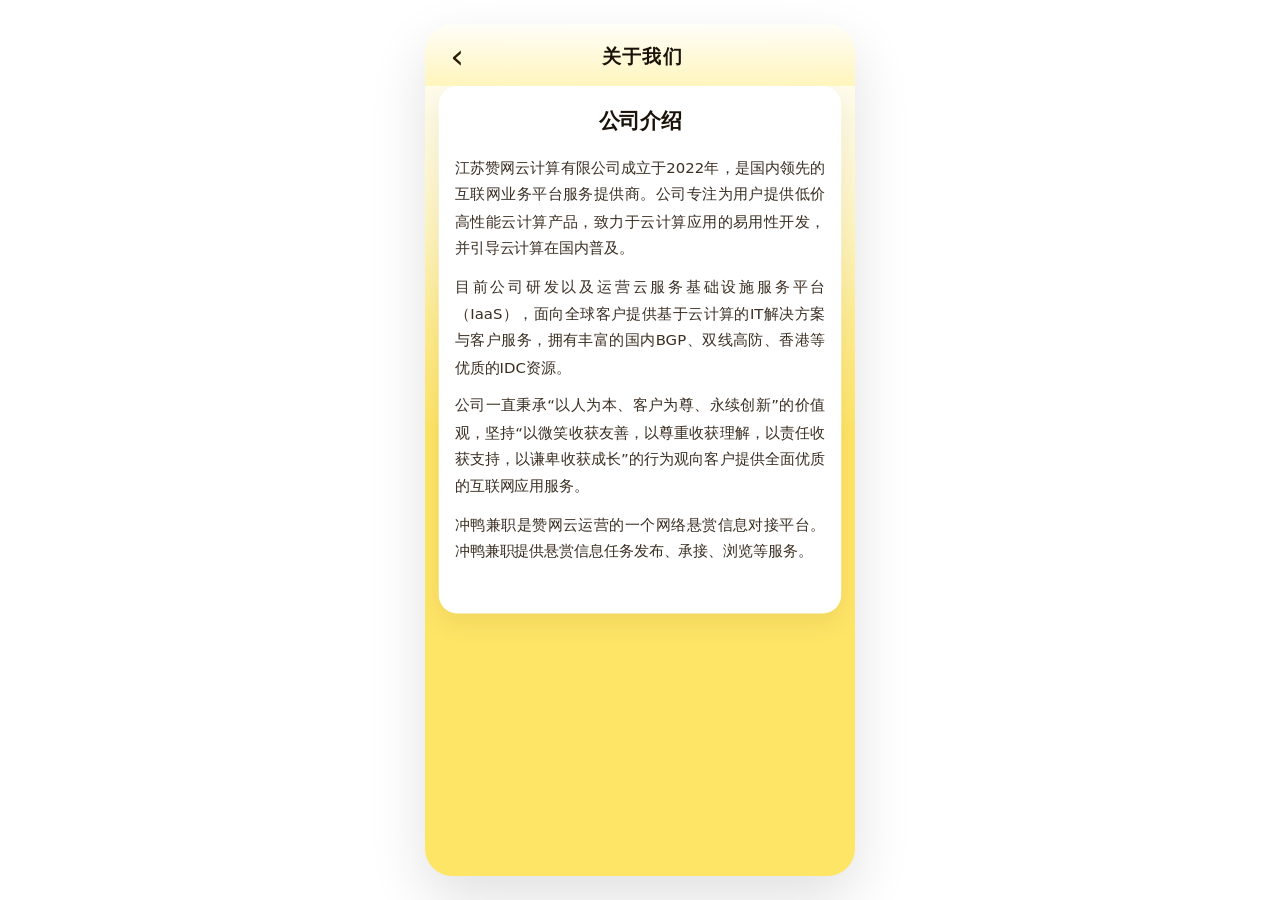
<file: wangyediv/about.html>
<!DOCTYPE html>
<html lang="zh-CN">
<head>
  <meta charset="UTF-8" />
  <meta name="viewport" content="width=device-width, initial-scale=1, minimum-scale=1, maximum-scale=1, user-scalable=no, viewport-fit=cover" />
  <meta name="format-detection" content="telephone=no" />
  <title>关于我们</title>
  <script src="h5-scale.js?v=3"></script>
  <link rel="stylesheet" href="styles.css?v=home49" />
</head>
<body class="home-body agree-body">
  <div class="h5-stage">
    <div class="phone list-phone">
      <header class="agree-nav">
        <a class="agree-back" href="index.html" aria-label="返回首页">‹</a>
        <h1 class="agree-nav-title">关于我们</h1>
      </header>
      <div class="phone-scroll">
        <article class="agree-sheet">
          <h1 class="agree-doc-title">公司介绍</h1>
          <p>江苏赞网云计算有限公司成立于2022年，是国内领先的互联网业务平台服务提供商。公司专注为用户提供低价高性能云计算产品，致力于云计算应用的易用性开发，并引导云计算在国内普及。</p>
          <p>目前公司研发以及运营云服务基础设施服务平台（IaaS），面向全球客户提供基于云计算的IT解决方案与客户服务，拥有丰富的国内BGP、双线高防、香港等优质的IDC资源。</p>
          <p>公司一直秉承“以人为本、客户为尊、永续创新”的价值观，坚持“以微笑收获友善，以尊重收获理解，以责任收获支持，以谦卑收获成长”的行为观向客户提供全面优质的互联网应用服务。</p>
          <p>冲鸭兼职是赞网云运营的一个网络悬赏信息对接平台。冲鸭兼职提供悬赏信息任务发布、承接、浏览等服务。</p>
        </article>
      </div>
    </div>
  </div>
</body>
</html>
</file>
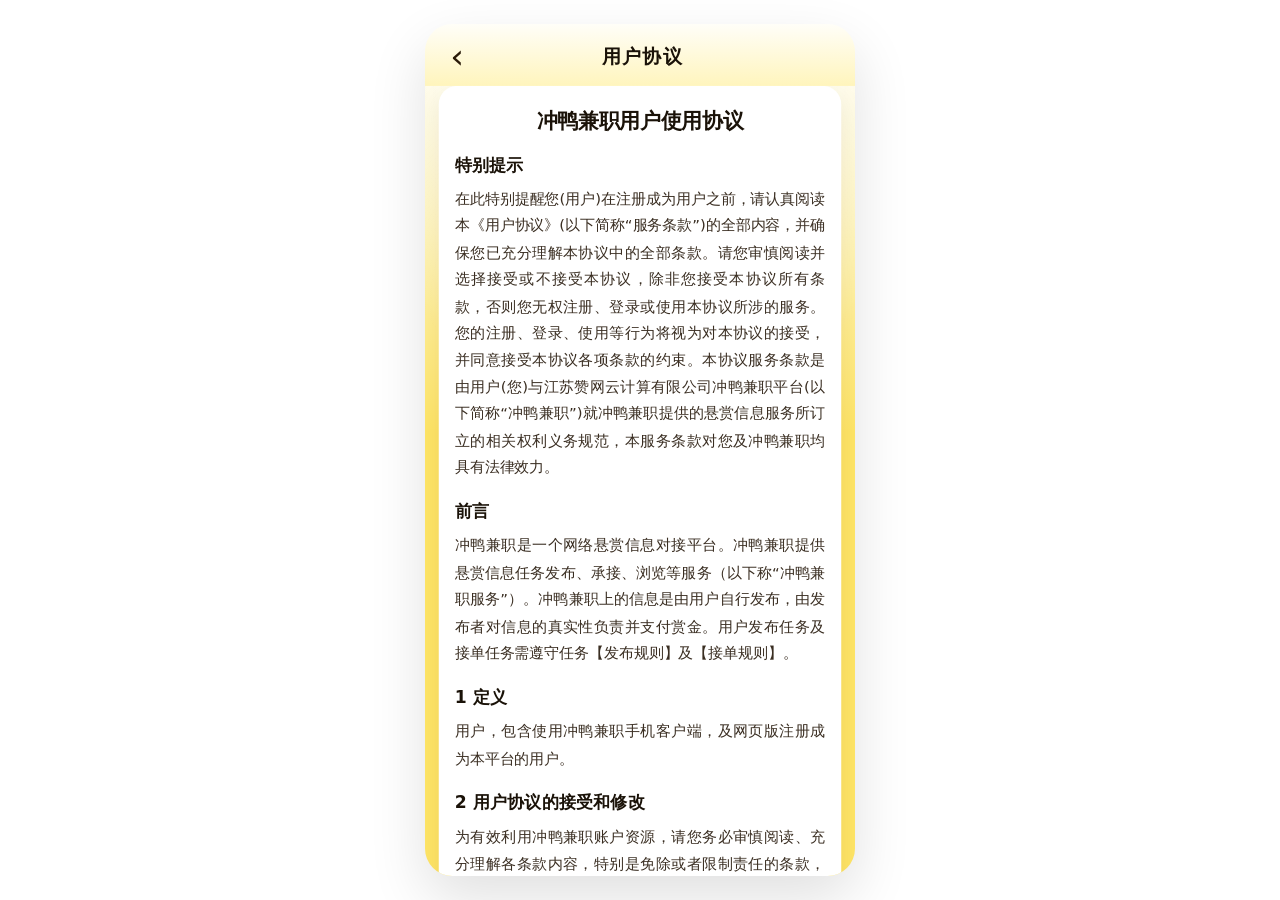
<file: wangyediv/agreement.html>
<!DOCTYPE html>
<html lang="zh-CN">
<head>
  <meta charset="UTF-8" />
  <meta name="viewport" content="width=device-width, initial-scale=1, minimum-scale=1, maximum-scale=1, user-scalable=no, viewport-fit=cover" />
  <meta name="format-detection" content="telephone=no" />
  <title>冲鸭兼职用户使用协议</title>
  <script src="h5-scale.js?v=3"></script>
  <link rel="stylesheet" href="styles.css?v=home49" />
</head>
<body class="home-body agree-body">
  <div class="h5-stage">
    <div class="phone list-phone">
      <header class="agree-nav">
        <a class="agree-back" href="index.html" aria-label="返回首页">‹</a>
        <h1 class="agree-nav-title">用户协议</h1>
      </header>
      <div class="phone-scroll">
        <article class="agree-sheet">
          <h1 class="agree-doc-title">冲鸭兼职用户使用协议</h1>

          <h2>特别提示</h2>
          <p>在此特别提醒您(用户)在注册成为用户之前，请认真阅读本《用户协议》(以下简称“服务条款”)的全部内容，并确保您已充分理解本协议中的全部条款。请您审慎阅读并选择接受或不接受本协议，除非您接受本协议所有条款，否则您无权注册、登录或使用本协议所涉的服务。您的注册、登录、使用等行为将视为对本协议的接受，并同意接受本协议各项条款的约束。本协议服务条款是由用户(您)与江苏赞网云计算有限公司冲鸭兼职平台(以下简称“冲鸭兼职”)就冲鸭兼职提供的悬赏信息服务所订立的相关权利义务规范，本服务条款对您及冲鸭兼职均具有法律效力。</p>

          <h2>前言</h2>
          <p>冲鸭兼职是一个网络悬赏信息对接平台。冲鸭兼职提供悬赏信息任务发布、承接、浏览等服务（以下称“冲鸭兼职服务”）。冲鸭兼职上的信息是由用户自行发布，由发布者对信息的真实性负责并支付赏金。用户发布任务及接单任务需遵守任务【发布规则】及【接单规则】。</p>

          <h2>1 定义</h2>
          <p>用户，包含使用冲鸭兼职手机客户端，及网页版注册成为本平台的用户。</p>

          <h2>2 用户协议的接受和修改</h2>
          <p>为有效利用冲鸭兼职账户资源，请您务必审慎阅读、充分理解各条款内容，特别是免除或者限制责任的条款，以及开通或使用某项服务的单独协议，并选择接受或不接受。<strong>限制、免责条款以加粗形式提示您注意。</strong></p>
          <p>无论用户以任何方式使用冲鸭兼职服务，包括但不限于发布信息，接单任务，浏览信息，发布广告，均视为用户已经阅读且接受本协议。届时用户不应以未阅读本协议内容为由，主张本协议无效，或主张撤销本协议。</p>
          <p>如遇国家法律法规变更或冲鸭兼职产品和服务规则发生调整，冲鸭兼职有权根据需要及时地修改本协议，并以网站公示的方式进行公示，本协议改动以网站公示为准，冲鸭兼职不再单独通知用户，用户对此表示理解并接受，如用户不同意相关变更内容，请停止使用冲鸭兼职服务。如果用户继续享用服务，则视为无条件接受本协议条款的变动。</p>
          <p>用户应当在使用冲鸭兼职服务之前认真阅读本协议全部内容。如用户对本协议有任何疑问的，应向冲鸭兼职客服咨询。</p>
          <p>冲鸭兼职拥有对本协议的最终解释权。</p>

          <h2>3 用户资格</h2>
          <p>冲鸭兼职的服务仅向18周岁以上有完全民事行为能力人提供。用户使用冲鸭兼职服务时应确认自身为具备相应民事行为能力的自然人、法人或其他组织。若用户不具备前述主体资格，不可使用冲鸭兼职服务，且用户及用户的监护人应承担因此导致的一切不利后果，且冲鸭兼职有权注销用户的账户，并可向用户及用户监护人索偿。冲鸭兼职有权单方面无理由禁止某一用户使用冲鸭兼职服务。</p>

          <h2>4 用户账户</h2>
          <p>用户完成注册程序时，冲鸭兼职会向用户提供唯一编号的冲鸭兼职账户，用户需用微信登录，微信账号和密码由用户自行设定。冲鸭兼职识别特定用户的方式是且只是用户使用特定账户和与之匹配的微信账户登录。故用户应保证账户和微信账户及密码的安全，并对通过账户和密码实施的行为负责。对于他人使用任何手段获取用户账户及其密码登录冲鸭兼职并实施任何的行为，冲鸭兼职都视为用户本人的行为，用户不得以该登录非其本人所为为理由，要求冲鸭兼职为任何行为负责。冲鸭兼职账户所有权属于冲鸭兼职平台，用户仅享有账户使用权，未经冲鸭兼职许可，用户不得赠与、借用、租用、转让、继承或售卖账户或者以其他方式许可非初始申请注册人使用冲鸭兼职账户。</p>
          <p>若您在六个月内未登入冲鸭兼职或未完成实名制，我们将有权主动删除您的个人信息，包括帐户及任务奖励，由此带来的任何损失均由用户自行承担。</p>
          <p>在您主动注销账户之后，我们将停止为您提供产品或服务，根据适用法律的要求删除您的个人信息，或使其匿名化处理，并且我们依照个人信息的不同等级存储不同期限，存储期限严格按照法律及相关法规规定，最低期限不少于6个月。</p>

          <h2>5 内容</h2>
          <p>使用冲鸭兼职服务前，用户应理解冲鸭兼职提供的所有信息，其中包含的文字，图片，链接等（以下称“内容”）均由用户自行上传，并且承担全部责任，冲鸭兼职不对信息的真实性，准确性，有效性和安全性负责，用户在交易中发生的任何纠纷与冲鸭兼职无关。用户必须对所发布的一切任务承担全部责任，任务经平台初审通过后，平台有权随时复查（复查原因包含但不限于平台常规巡查、用户举报、维权过程中产生的任务问题等）任务内容是否合规，如复查任务后发现初审通过的任务存在欺诈行为(包含但不限于任务难度高&lt;平台评判为准&gt;、违反发布规则、擅自更改任务发布说明及增加任务步骤（平台评判为准），一切责任由发布者承担，平台审核员不承担任何责任。复查后如发现任务商存在上述问题，平台有权立即下架任务商已发布任务，情节严重者平台给与封号处理，且费用不退。为了最大限度地保障用户的权益不被侵害，我们制定了“安全交易须知”，用户必须保证自己拥有所提供的信息的版权，或获得他人授权，并保证该信息不侵犯到任何第三人的合法权益；如用户违反本条规定造成冲鸭兼职被第三人索赔的，用户应全额承担冲鸭兼职一切损失(包括但不限于各种赔偿费、律师费、公证费及为此支出的其它合理费用)。同时当用户向冲鸭兼职提供内容时，用户即授予冲鸭兼职永久性的、全球的、不可撤销的、免使用费的、可再次授权给他人的使用权。用户必须自行评估和承担在冲鸭兼职上提供和使用内容而产生的一切风险、损失。冲鸭兼职有权利单方面无理由删除任何免费信息，有权利暂停任何付费信息的发布直至用户提供相关证据证明该信息的真实性及合法性。</p>

          <h2>6 禁止</h2>
          <p>用户在发布、浏览或使用信息时，不应做出任何法律法规禁止的行为。对于违反国家规定的《互联网违禁信息》的内容，冲鸭兼职一经发现，将立即删除，并可向有关部门反映，包含以下内容：</p>
          <ol>
            <li>违反国家法律法规禁止性规定的；</li>
            <li>政治宣传、封建迷信、淫秽、色情、赌博、暴力、恐怖或者教唆犯罪的；</li>
            <li>欺诈、虚假、不准确或存在误导性的；</li>
            <li>侵犯他人知识产权或涉及第三方商业秘密及其他专有权利的；</li>
            <li>侮辱、诽谤、恐吓、涉及他人隐私等侵害他人合法权益的；</li>
            <li>存在可能破坏、篡改、删除、影响冲鸭兼职平台任何系统正常运行或未经授权秘密获取冲鸭兼职平台及其他用户的数据、个人资料的病毒、木马、爬虫等恶意软件、程序代码的；</li>
            <li>其他违背社会公共利益或公共道德或依据相关冲鸭兼职平台协议、规则的规定不适合在冲鸭兼职平台上发布的。</li>
          </ol>
          <p>用户将以自己的名义独立承担所有相应的法律责任，经确认出现以上情况的，冲鸭兼职有权立即取消其会员资格，撤回正在投放的冲鸭兼职服务，关闭发布权限并联系当地公安机关协助处理。</p>
          <p>用户使用冲鸭兼职服务时，不得违背社会公共利益或公共道德，不得损害他人的合法权益，不得违反本协议及相关规则。如果违反前述承诺，用户应自行承担所有法律后果，冲鸭兼职不负任何连带责任。</p>
          <p>用户违反本协议及相关规则时，冲鸭兼职有权终止对用户提供的冲鸭兼职服务，且无须征得用户同意或提前通知用户。</p>
          <p>如您违反法律法规、冲鸭兼职各服务协议或业务规则的规定，冲鸭兼职有权进行独立判断并随时限制、冻结或终止您对冲鸭兼职账户的使用并采取其他措施，且根据实际情况决定是否恢复使用。</p>
          <p>如果冲鸭兼职发现您并非账户初始申请注册人，平台有权在未经通知的情况下终止您使用该账户。</p>
          <p>为了充分利用冲鸭兼职账户资源，如果您存在注册账户后未及时进行初次登录使用，或6个月未登陆使用账户等情形，冲鸭兼职有权终止该账户的使用。</p>
          <p>冲鸭兼职按照本规则或相关法律法规，限制、冻结或终止您对账户的使用，而由此给您带来的损失（包括但不限于用户资料、余额及相关数据等的清空等），由您自行承担。</p>

          <h2>7 费用与服务</h2>
          <p>冲鸭兼职是个对大多数用户免费的悬赏信息任务接发平台，但针对冲鸭兼职的特定服务收费。若用户所使用的服务需支付费用，用户有权决定是否使用并接受该收费服务。冲鸭兼职上的收费服务以人民币计价，定价上可能随时调整。我们将以平台公告的方式，来通知用户收费政策的变更。冲鸭兼职也可选择在促销或新服务推出时，暂时调整我们的服务收费，该调整于我们公布促销或新服务时开始生效。付费服务是在系统接收到用户的付款后才开始。请注意：付费服务系网络商品和虚拟商品，费用是您所购买的服务所对应的网络商品价格，而非预付款或者存款、定金、储蓄卡等性质，付费服务一经开通后不可退款。如因付费服务存在重大瑕疵导致您完全无法使用等冲鸭兼职违约情形、法律法规要求必须退款的或冲鸭兼职同意退款等除外。因个人行为（如:自行删除）或发布信息内容违反冲鸭兼职【发布规则】而被冻结或删除，冲鸭兼职将不予退款。冲鸭兼职因平台自身需要进行改版的，若涉及付费产品的实质性变化，包括但不限于产品取消、服务内容发生增加或减少、登载页面变更、发布变更的，冲鸭兼职可提前终止服务并将客户已付款但未履行服务部分款项退还客户。此类情况不视为冲鸭兼职违约，您使用冲鸭兼职充值即代表您同意以下关于开具发票的协议。</p>
          <ol>
            <li>您充值的金额为托管资金，发票仅可开取平台获利部分：任务代理服务费、置顶费、会员费、提现手续费3%，仅支持开具增值税普通发票。</li>
            <li>开票服务内容：信息技术服务费。</li>
            <li>开票审核通过后发票抬头将无法修改。本公司依法开具出的发票均是经税务机关批准的正规发票。</li>
            <li>您开具发票须在有效消费6个月内申请补开发票，时间按照整月度计算。超出时间无法开具。</li>
          </ol>

          <h2>8 账户余额</h2>
          <p>冲鸭兼职账户余额是冲鸭兼职内部使用的现金账户，即可用余额，可用余额方便用户进行任务发布及付费产品的购买，或者享受更多的优惠。用户可以使用充值的方式增加冲鸭兼职账户的可用余额，同时冲鸭兼职也会通过活动的方式奖励一定的金额到用户的冲鸭兼职账户中。用户还可以通过承接任务获得可用余额，可以将此部分余额提现到自己的微信账户或支付宝账户（以平台最终要求提现账户为准），提现时请注意查阅提现页面的文字说明。所有账户余额中的部分都仅限于在冲鸭兼职内部进行使用。平台用户提现不支持小数点提现，提现金额必须为1的整数倍，如账户余额不足1的整数倍金额，可通过部分浏览任务，积分分红，完成任务等获取收益，满足提现条件后再进行操作。如用户未按照平台要求或者不愿意去进行相关操作产生的提现纠纷，由用户自行承担，冲鸭兼职不承担任何责任；</p>

          <h2>9 侵权通知</h2>
          <p>用户发现冲鸭兼职上的任何内容不符合法律规定，不符合本用户协议规定，或不符合冲鸭兼职任务发布规则的规定时，用户有权利和义务通过点击“举报”链接向冲鸭兼职举报或申述。当用户确认自己的个人信息被盗用，或者用户的版权或者其他权利被侵害，请将此情况报告给冲鸭兼职。我们接受在线提交举报（个人中心—客服与反馈—意见反馈，按要求提交信息。）；</p>
          <ol>
            <li>侵犯用户权利的信息的网址，编号或其他可以找到该信息的细节；</li>
            <li>用户提供所述的版权或个人信息的合法拥有者的声明；</li>
            <li>用户提供初步能证明侵权的证据；</li>
            <li>用户的姓名，地址，电话号码和电子邮件等各类有效联系方式；</li>
          </ol>
          <p>冲鸭兼职会在核实后，根据相应法规予以配合处理。冲鸭兼职保留在用户提供的证据不尽充分详实或难以与用户取得联系进一步核实时暂停处理侵权通知的权利。</p>
        </article>
      </div>
    </div>
  </div>
</body>
</html>
</file>
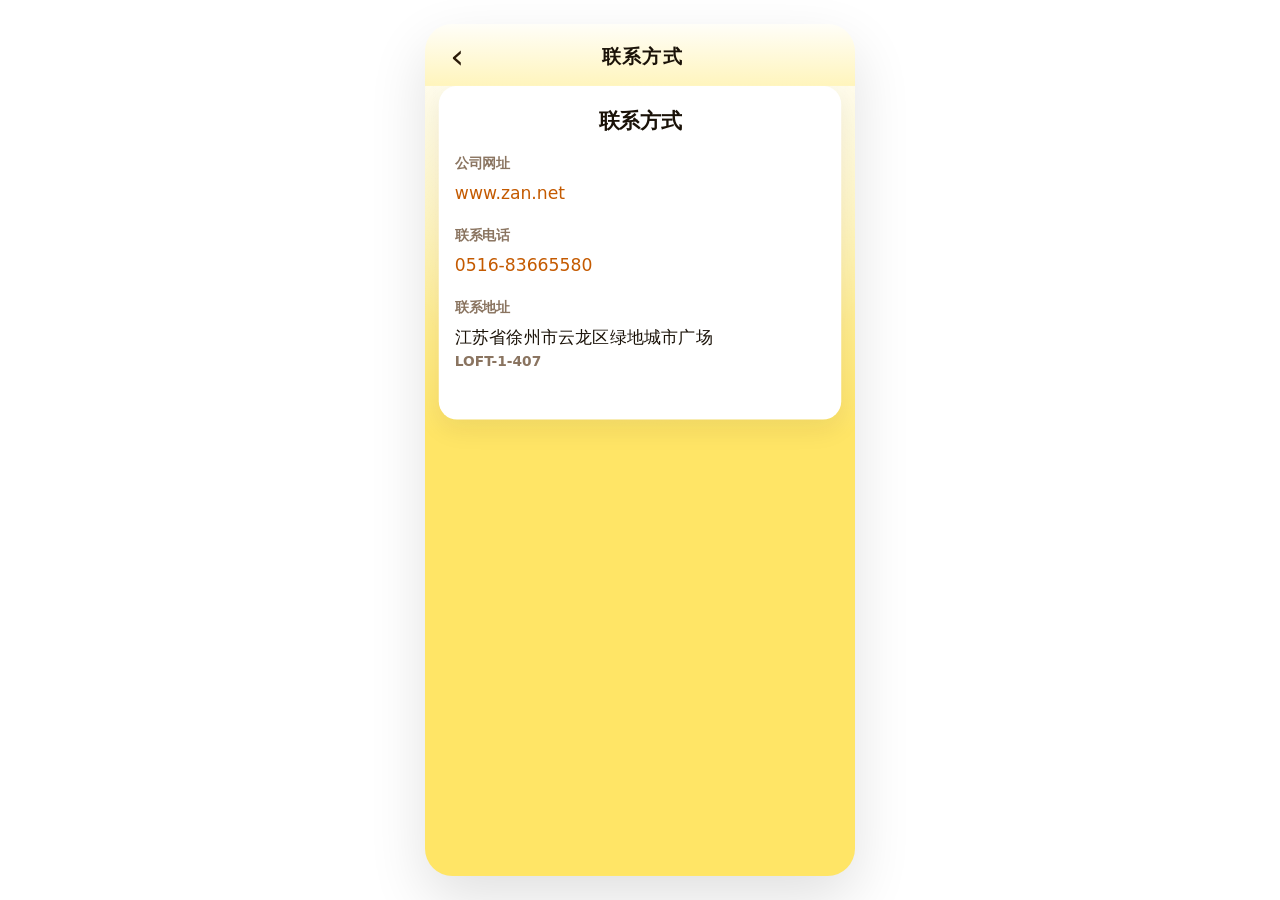
<file: wangyediv/contact.html>
<!DOCTYPE html>
<html lang="zh-CN">
<head>
  <meta charset="UTF-8" />
  <meta name="viewport" content="width=device-width, initial-scale=1, minimum-scale=1, maximum-scale=1, user-scalable=no, viewport-fit=cover" />
  <meta name="format-detection" content="telephone=no" />
  <title>联系方式</title>
  <script src="h5-scale.js?v=3"></script>
  <link rel="stylesheet" href="styles.css?v=home49" />
</head>
<body class="home-body agree-body">
  <div class="h5-stage">
    <div class="phone list-phone">
      <header class="agree-nav">
        <a class="agree-back" href="index.html" aria-label="返回首页">‹</a>
        <h1 class="agree-nav-title">联系方式</h1>
      </header>
      <div class="phone-scroll">
        <article class="agree-sheet">
          <h1 class="agree-doc-title">联系方式</h1>
          <ul class="contact-list">
            <li>
              <span>公司网址</span>
              <a href="https://www.zan.net" target="_blank" rel="noopener noreferrer">www.zan.net</a>
            </li>
            <li>
              <span>联系电话</span>
              <a href="tel:051683665580">0516-83665580</a>
            </li>
            <li>
              <span>联系地址</span>
              <p>江苏省徐州市云龙区绿地城市广场<span class="contact-nowrap">LOFT-1-407</span></p>
            </li>
          </ul>
        </article>
      </div>
    </div>
  </div>
</body>
</html>
</file>
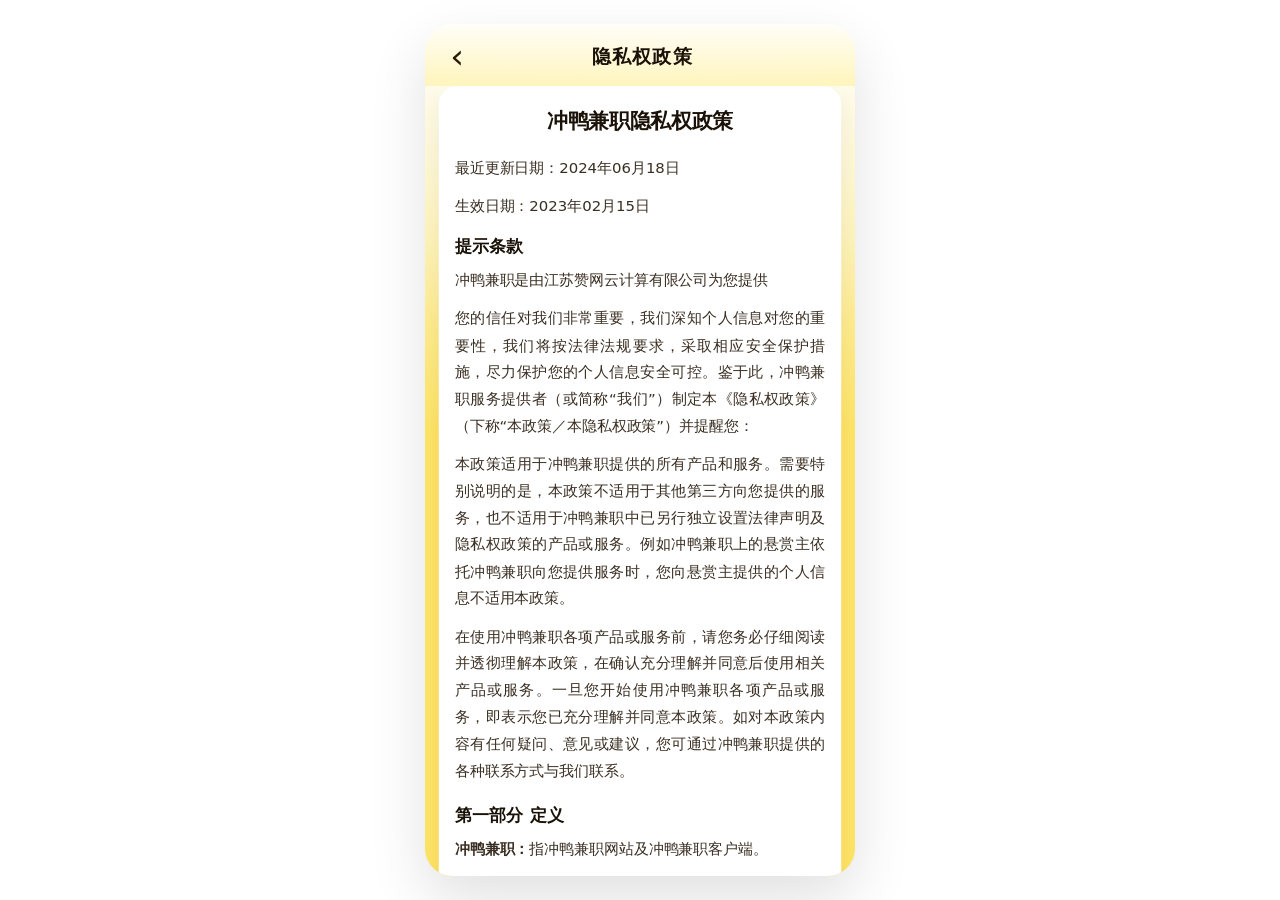
<file: wangyediv/privacy.html>
<!DOCTYPE html>
<html lang="zh-CN">
<head>
  <meta charset="UTF-8" />
  <meta name="viewport" content="width=device-width, initial-scale=1, minimum-scale=1, maximum-scale=1, user-scalable=no, viewport-fit=cover" />
  <meta name="format-detection" content="telephone=no" />
  <title>冲鸭兼职隐私权政策</title>
  <script src="h5-scale.js?v=3"></script>
  <link rel="stylesheet" href="styles.css?v=home49" />
</head>
<body class="home-body agree-body">
  <div class="h5-stage">
    <div class="phone list-phone">
      <header class="agree-nav">
        <a class="agree-back" href="index.html" aria-label="返回首页">‹</a>
        <h1 class="agree-nav-title">隐私权政策</h1>
      </header>
      <div class="phone-scroll">
        <article class="agree-sheet">
          <h1 class="agree-doc-title">冲鸭兼职隐私权政策</h1>
          <p class="agree-meta">最近更新日期：2024年06月18日</p>
          <p class="agree-meta">生效日期：2023年02月15日</p>

          <h2>提示条款</h2>
          <p>冲鸭兼职是由江苏赞网云计算有限公司为您提供</p>
          <p>您的信任对我们非常重要，我们深知个人信息对您的重要性，我们将按法律法规要求，采取相应安全保护措施，尽力保护您的个人信息安全可控。鉴于此，冲鸭兼职服务提供者（或简称“我们”）制定本《隐私权政策》（下称“本政策／本隐私权政策”）并提醒您：</p>
          <p>本政策适用于冲鸭兼职提供的所有产品和服务。需要特别说明的是，本政策不适用于其他第三方向您提供的服务，也不适用于冲鸭兼职中已另行独立设置法律声明及隐私权政策的产品或服务。例如冲鸭兼职上的悬赏主依托冲鸭兼职向您提供服务时，您向悬赏主提供的个人信息不适用本政策。</p>
          <p>在使用冲鸭兼职各项产品或服务前，请您务必仔细阅读并透彻理解本政策，在确认充分理解并同意后使用相关产品或服务。一旦您开始使用冲鸭兼职各项产品或服务，即表示您已充分理解并同意本政策。如对本政策内容有任何疑问、意见或建议，您可通过冲鸭兼职提供的各种联系方式与我们联系。</p>

          <h2>第一部分 定义</h2>
          <p><strong>冲鸭兼职：</strong>指冲鸭兼职网站及冲鸭兼职客户端。</p>
          <p><strong>个人信息：</strong>指以电子或者其他方式记录的能够单独或者与其他信息结合识别特定自然人身份或者反映特定自然人活动情况的各种信息。</p>
          <p><strong>个人敏感信息：</strong>指包括身份证件号码、个人生物识别信息、银行账号、财产信息、行踪轨迹、做悬赏信息、14岁以下（含）儿童信息等的个人信息。</p>
          <p><strong>个人信息删除：</strong>指在实现日常业务功能所涉及的系统中去除个人信息的行为，使其保持不可被检索、访问的状态。</p>
          <p>除另有约定外，本政策所用定义与《冲鸭兼职平台服务协议》中的定义具有相同的涵义。</p>

          <h2>第二部分 隐私权政策</h2>
          <p>本隐私权政策部分将帮助您了解以下内容：</p>
          <ol class="agree-toc">
            <li>我们收集了哪些信息</li>
            <li>我们如何使用收集的信息</li>
            <li>我们如何使用 Cookie 和同类技术</li>
            <li>我们如何共享、转让、公开披露您的信息</li>
            <li>我们如何保护您的信息</li>
            <li>您如何管理您的信息</li>
            <li>我们如何处理未成年人的信息</li>
            <li>您的信息如何转移</li>
            <li>本隐私权政策如何更新</li>
            <li>如何联系我们</li>
          </ol>

          <h2>一、我们收集了哪些信息</h2>
          <h3>（一）您创建或者提供给我们的信息</h3>
          <h3>1、成为我们的用户</h3>
          <p>我们通过冲鸭兼职平台账户为您提供用户服务。为使用我们的用户服务，您需要创建冲鸭兼职平台账户，提供手机号码、拟使用的用户账号和密码。如果您选择提供实名、性别、出生年月日、居住地、非注册必须的个人资料，我们可以为您的冲鸭兼职平台账户提供更多权限。如果您不提供上述信息，不会影响您使用冲鸭兼职的浏览、搜索服务。如果您的冲鸭兼职平台账户需要开通悬赏主或服务商，除了上述信息外，我们会收集您的身份信息或企业基本信息等法律规定收集的信息。对于需要通过冲鸭兼职平台账户才能使用的服务，我们可能会根据您提供的上述信息校验您的身份，确保我们是在为您本人提供服务。如果您已拥有冲鸭兼职平台账户，我们可能会在冲鸭兼职平台服务中显示您的上述个人信息，以及您在冲鸭兼职平台上或与冲鸭兼职平台账户相关联的产品和服务中执行的操作，例如通过冲鸭兼职平台账户集中展示您的个人资料或做悬赏订单。我们会尊重您对冲鸭兼职平台服务和冲鸭兼职平台账户设置所做的选择。</p>
        </article>
      </div>
    </div>
  </div>
</body>
</html>
</file>
<file: styles.css>
:root {
  --bg: #ffffff;
  --text: #111111;
  --ink: #3a1c08;
  --brown: #a07040;
  --orange: #ff7a00;
  --warm-deep: #ffe566;
  --warm-soft: #fdf8e8;
  --warm-card: #fffdf5;
  --safe-bottom: env(safe-area-inset-bottom, 0px);
  --h5-scale: 1;
  --h5-side: 0px;
  --design-width: 375px;
  --page-gutter: 14px;
}

* {
  box-sizing: border-box;
  margin: 0;
  padding: 0;
  -webkit-tap-highlight-color: transparent;
}

html,
body {
  min-height: 100%;
  background: #e8e8e8;
  color: var(--text);
  font-family: "PingFang SC", "Hiragino Sans GB", "Microsoft YaHei",
    "Noto Sans SC", system-ui, -apple-system, sans-serif;
  -webkit-text-size-adjust: 100%;
  text-size-adjust: 100%;
}

body {
  display: flex;
  justify-content: center;
  align-items: flex-start;
}

html:has(.home-body) {
  background: var(--bg);
}

.home-body {
  min-height: 100dvh;
  height: 100dvh;
  overflow: hidden;
  background: var(--bg);
}

.h5-stage {
  width: 100%;
  height: 100dvh;
  overflow: hidden;
  display: flex;
  justify-content: flex-start;
  align-items: flex-start;
  padding-left: var(--h5-side, 0px);
  padding-right: var(--h5-side, 0px);
}

.phone {
  width: var(--design-width);
  max-width: none;
  min-height: 100dvh;
  background: var(--bg);
  position: relative;
  box-shadow: 0 0 0 1px rgba(0, 0, 0, 0.04);
}

.list-phone {
  display: flex;
  flex-direction: column;
  background-color: var(--warm-deep);
  background-image:
    radial-gradient(120% 70% at 50% 8%, #ffffff 0%, rgba(255, 255, 255, 0) 56%),
    linear-gradient(180deg, #fffef8 0%, #fff4b8 22%, var(--warm-deep) 48%, var(--warm-deep) 100%);
  height: 100dvh;
  min-height: 0;
  overflow: hidden;
  container-type: inline-size;
  container-name: app;
}

.home-body .h5-stage > .phone.list-phone {
  width: var(--design-width);
  max-width: none;
  flex-shrink: 0;
  height: calc(100dvh / var(--h5-scale, 1));
  min-height: 0;
  transform: scale(var(--h5-scale, 1));
  transform-origin: top left;
}

.phone-scroll {
  flex: 1;
  min-height: 0;
  overflow-x: hidden;
  overflow-y: auto;
  scrollbar-width: none;
  -ms-overflow-style: none;
}

.phone-scroll::-webkit-scrollbar {
  display: none;
  width: 0;
  height: 0;
}

.home-hero {
  padding: 36px var(--page-gutter) 8px;
  text-align: center;
}

.home-title {
  line-height: 0;
}

.home-hero picture,
.home-checkin > picture,
.home-card-withdraw > picture,
.home-card-wheel > picture,
.home-card-pool > picture {
  display: contents;
}

.home-title img,
.home-mascot {
  display: block;
  height: auto;
  margin: 0 auto;
}

.home-title img {
  width: min(86%, 300px);
}

.home-sub {
  margin-top: 10px;
  margin-bottom: 6px;
  color: #3d2a0a;
  font-size: 14px;
  font-weight: 650;
  letter-spacing: 0.02em;
}

.home-mascot {
  width: min(94%, 400px);
  user-select: none;
  pointer-events: none;
}

.home-blocks {
  display: grid;
  gap: 12px;
  padding: 4px var(--page-gutter) 0;
}

.home-faq-stage {
  padding: 15px;
  background:
    linear-gradient(180deg, var(--warm-deep) 0%, var(--warm-soft) 50px) top / 100% 50px no-repeat,
    var(--warm-soft);
}

.home-faq {
  margin: 0;
  padding: 18px 14px;
  background: var(--warm-card);
  border-radius: 20px;
  box-shadow: 0 8px 24px rgba(255, 180, 60, 0.08);
}

.home-faq-title {
  margin: 0 0 14px;
  color: #2b1a08;
  font-size: 15px;
  font-weight: 800;
  line-height: 1.35;
  text-align: center;
  letter-spacing: 0.01em;
}

.home-faq-list {
  display: flex;
  flex-direction: column;
  gap: 10px;
}

.home-faq-item {
  border: 1px solid #f0e6d4;
  border-radius: 12px;
  background: #ffffff;
  overflow: hidden;
}

.home-faq-item summary {
  list-style: none;
  cursor: pointer;
  position: relative;
  padding: 14px 36px 14px 14px;
  color: #2b1a08;
  font-size: 14px;
  font-weight: 720;
  line-height: 1.4;
}

.home-faq-item summary::-webkit-details-marker {
  display: none;
}

.home-faq-item summary::after {
  content: "";
  position: absolute;
  right: 16px;
  top: 50%;
  width: 8px;
  height: 8px;
  border-right: 2px solid #b08963;
  border-bottom: 2px solid #b08963;
  transform: translateY(-65%) rotate(45deg);
  transition: transform 0.2s ease;
}

.home-faq-item[open] summary::after {
  transform: translateY(-35%) rotate(225deg);
}

.home-faq-item p {
  margin: 0;
  padding: 0 14px 14px;
  color: #666666;
  font-size: 13px;
  font-weight: 400;
  line-height: 1.55;
}

.home-site-foot {
  padding: 12px 24px calc(24px + var(--safe-bottom));
  text-align: center;
  background: var(--warm-soft);
}

.home-site-title {
  color: #5c3a16;
  font-size: 18px;
  font-weight: 800;
}

.home-site-lead {
  margin-top: 10px;
  color: #b08963;
  font-size: 13px;
  line-height: 1.6;
}

.home-site-links {
  display: flex;
  flex-wrap: wrap;
  align-items: center;
  justify-content: center;
  gap: 8px 0;
  margin: 18px 0 16px;
}

.home-site-links a {
  color: #e08a2a;
  font-size: 15px;
  font-weight: 760;
  text-decoration: none;
}

.home-site-links a + a::before {
  content: "|";
  margin: 0 10px;
  color: #e08a2a;
  font-weight: 500;
}

.home-site-copy,
.home-site-meta {
  color: #c4b09a;
  font-size: 13px;
  line-height: 1.7;
}

.home-site-copy {
  margin-bottom: 2px;
}

.home-card {
  background: #fff;
  border-radius: 20px;
  padding: 18px 12px 16px;
  box-shadow: 0 8px 24px rgba(255, 160, 60, 0.08);
}

.home-card-steps,
.home-checkin,
.home-card-withdraw,
.home-card-pool,
.home-card-wheel {
  background: none;
  box-shadow: none;
  border: 1px solid #111111;
}

.home-card-title {
  display: flex;
  align-items: center;
  margin-bottom: 14px;
  color: #2b1a08;
  font-size: 18px;
  font-weight: 800;
}

.home-card-steps {
  padding: 16px 10px 14px;
}

.home-step-boxes {
  display: grid;
  grid-template-columns: 1fr 12px 1fr 12px 1fr;
  align-items: stretch;
  column-gap: 4px;
}

.home-step-icon {
  grid-row: 1;
  justify-self: center;
  align-self: end;
  display: block;
  margin-bottom: 0;
  position: relative;
  z-index: 1;
}

.home-step-icon img {
  display: block;
  object-fit: contain;
  object-position: bottom center;
}

.home-step-icon-1,
.home-step-icon-1 img {
  width: clamp(52px, 15.5cqi, 66px);
  height: auto;
}

.home-step-icon-2,
.home-step-icon-2 img,
.home-step-icon-3,
.home-step-icon-3 img {
  width: auto;
  height: clamp(52px, 15.5cqi, 66px);
}

.home-step-icon-1 { grid-column: 1; }
.home-step-icon-2 { grid-column: 3; }
.home-step-icon-3 { grid-column: 5; }

.home-step-box,
.home-step-arrow {
  grid-row: 2;
}

.home-step-box {
  min-width: 0;
  border: 1px solid #111111;
  border-radius: 10px;
  display: flex;
  flex-direction: column;
  align-items: center;
  justify-content: center;
  text-align: center;
  padding: 10px 4px 11px;
}

.home-step-arrow {
  display: flex;
  align-items: center;
  justify-content: center;
  width: 12px;
  font-size: 0;
}

.home-step-arrow::before {
  content: "";
  width: 7px;
  height: 7px;
  border-right: 2.5px solid #ff7a00;
  border-top: 2.5px solid #ff7a00;
  transform: rotate(45deg);
}

.home-step-box strong {
  color: #2b1a08;
  font-size: clamp(11px, 3.2cqi, 13px);
  font-weight: 780;
  line-height: 1.3;
}

.home-step-box span {
  margin-top: 4px;
  color: #a07040;
  font-size: clamp(9px, 2.7cqi, 11px);
  font-weight: 400;
  line-height: 1.35;
}

.home-checkin,
.home-card-pool,
.home-card-wheel {
  position: relative;
  min-height: clamp(158px, 45cqi, 196px);
  padding: 0;
  overflow: hidden;
}

.home-card-withdraw {
  position: relative;
  min-height: clamp(140px, 40cqi, 172px);
  padding: 0;
  overflow: hidden;
}

.home-card-wheel,
.home-card-pool {
  min-height: clamp(166px, 47cqi, 204px);
}

.home-card-pool {
  min-height: clamp(186px, 52cqi, 224px);
}

.home-checkin-copy {
  position: absolute;
  left: 16px;
  top: 50%;
  transform: translateY(-50%);
  z-index: 1;
  display: flex;
  align-items: center;
}

.home-checkin-lines {
  display: flex;
  flex-direction: column;
  justify-content: center;
  color: var(--ink);
  font-size: clamp(20px, 6.4cqi, 24px);
  font-weight: 800;
  line-height: 1.18;
  letter-spacing: 0.04em;
}

.home-checkin-lead {
  font-size: 13px;
  font-weight: 700;
  line-height: 1.3;
  letter-spacing: 0.02em;
  margin-bottom: 2px;
}

.home-checkin-lines em {
  font-style: normal;
  color: #e87a00;
}

.home-checkin-sub {
  margin-top: 4px;
  color: var(--brown);
  font-size: 13px;
  font-weight: 400;
  line-height: 1.3;
  letter-spacing: 0;
}

.home-checkin-art,
.home-wheel-art,
.home-pool-art,
.home-withdraw-art {
  position: absolute;
  width: auto;
  display: block;
  object-fit: contain;
  pointer-events: none;
  user-select: none;
}

.home-checkin-art {
  right: 0;
  top: 0;
  height: 100%;
  object-position: right center;
}

.home-wheel-art {
  left: 0;
  bottom: 0;
  height: 92%;
  object-position: left bottom;
}

.home-pool-art {
  right: 0;
  bottom: 0;
  height: 92%;
  object-position: right bottom;
}

.home-withdraw-art {
  left: 0;
  bottom: 0;
  height: 100%;
  object-position: left bottom;
}

.home-wheel-copy,
.home-pool-copy {
  position: absolute;
  top: 50%;
  left: 16px;
  transform: translateY(-50%);
  z-index: 1;
  display: flex;
  flex-direction: column;
  align-items: flex-start;
  text-align: left;
}

.home-wheel-copy {
  left: auto;
  right: 14px;
  max-width: 52%;
}

.home-pool-copy {
  left: 16px;
  max-width: 60%;
}

.home-withdraw-side {
  position: absolute;
  right: 12px;
  top: 50%;
  transform: translateY(-50%);
  z-index: 2;
  width: 196px;
  display: flex;
  flex-direction: column;
  align-items: flex-start;
  gap: 8px;
  pointer-events: none;
  text-align: left;
}

.home-withdraw-side-copy {
  width: 100%;
  display: flex;
  flex-direction: column;
  align-items: flex-start;
  gap: 5px;
  text-align: left;
}

.home-withdraw-side-title {
  margin: 0;
  width: 100%;
  color: var(--ink);
  font-size: 23px;
  font-weight: 800;
  line-height: 1.3;
  letter-spacing: 0.02em;
  text-align: left;
}

.home-withdraw-side-sub {
  margin: 0;
  width: 100%;
  color: var(--ink);
  font-size: 12px;
  font-weight: 650;
  line-height: 1.35;
  text-align: left;
}

.home-withdraw-side-sub em {
  font-style: normal;
  color: #ff7a00;
  font-weight: 780;
}

.home-withdraw-board {
  display: flex;
  align-items: center;
  gap: 5px;
  width: 100%;
  min-height: 26px;
  padding: 4px 8px;
  border-radius: 999px;
  background: rgba(255, 252, 245, 0.38);
  border: 1px solid rgba(42, 22, 8, 0.06);
  box-shadow: none;
  box-sizing: border-box;
}

.home-withdraw-feed-tag {
  flex-shrink: 0;
  display: inline-flex;
  align-items: center;
  justify-content: center;
  padding: 0;
  border-radius: 0;
  background: transparent;
  color: #d56a00;
  font-size: 10px;
  font-weight: 780;
  line-height: 1.2;
  white-space: nowrap;
}

.home-withdraw-feed {
  position: relative;
  flex: 1;
  min-width: 0;
  height: 18px;
  overflow: hidden;
  background: transparent;
}

.home-withdraw-feed-track {
  position: relative;
  width: 100%;
  height: 100%;
}

.home-withdraw-feed-item {
  position: absolute;
  left: 0;
  right: 0;
  top: 0;
  display: flex;
  align-items: center;
  justify-content: flex-start;
  width: 100%;
  height: 100%;
  padding: 0;
  border: 0;
  border-radius: 0;
  background: transparent;
  box-shadow: none;
  color: #4a3014;
  font-size: 10px;
  font-weight: 700;
  line-height: 1.2;
  white-space: nowrap;
  text-align: left;
  opacity: 0;
  transform: translateY(12px);
  transition:
    opacity 0.42s cubic-bezier(0.22, 0.9, 0.28, 1),
    transform 0.5s cubic-bezier(0.18, 0.88, 0.24, 1);
}

.home-withdraw-feed-item.is-in {
  opacity: 1;
  transform: translateY(0);
}

.home-withdraw-feed-item.is-out {
  opacity: 0;
  transform: translateY(-10px);
}

.home-withdraw-feed-item em {
  font-style: normal;
  color: #e87a00;
  font-weight: 820;
}

.home-wheel-title,
.home-pool-title {
  margin: 0;
  color: var(--ink);
  font-weight: 800;
  letter-spacing: 0.02em;
}

.home-wheel-title {
  font-size: clamp(17px, 5.3cqi, 20px);
  line-height: 1.2;
}

.home-wheel-lead {
  margin: 10px 0 0;
  color: var(--ink);
  font-size: clamp(18px, 5.6cqi, 22px);
  font-weight: 860;
  line-height: 1.15;
  letter-spacing: 0.02em;
}

.home-wheel-prize-line {
  margin: 8px 0 0;
  color: var(--ink);
  font-size: 13px;
  font-weight: 700;
  line-height: 1.35;
}

.home-wheel-prize-line em {
  font-style: normal;
  color: #ff7a00;
  font-weight: 820;
}

.home-wheel-note {
  margin: 10px 0 0;
  color: var(--brown);
  font-size: 11px;
  font-weight: 500;
  line-height: 1.4;
}

.home-pool-title {
  font-size: clamp(18px, 5.4cqi, 22px);
  font-weight: 800;
  line-height: 1.2;
  white-space: nowrap;
}

.home-pool-amount {
  margin: 4px 0 0;
  color: #ff7a00;
  font-weight: 800;
  line-height: 1.05;
  letter-spacing: -0.03em;
  font-size: clamp(36px, 11cqi, 44px);
}

.home-pool-amount em {
  font-style: normal;
  font-size: 0.78em;
  margin-right: 1px;
}

.home-pool-desc {
  margin: 6px 0 0;
  color: #555555;
  font-size: clamp(13px, 4cqi, 15px);
  font-weight: 650;
  line-height: 1.35;
  white-space: nowrap;
}

.home-fixed-bar {
  flex-shrink: 0;
  position: relative;
  z-index: 30;
  width: 100%;
  padding: 10px var(--page-gutter) calc(10px + var(--safe-bottom));
  background: var(--warm-soft);
}

.home-fixed-cta {
  display: flex;
  align-items: center;
  justify-content: center;
  width: 100%;
  height: 46px;
  border: 0;
  outline: none;
  border-radius: 999px;
  overflow: hidden;
  background: linear-gradient(180deg, var(--warm-deep) 0%, #ffd84a 100%);
  color: #4a2a00;
  text-decoration: none;
  font-size: 18px;
  font-weight: 820;
  letter-spacing: 0.02em;
}

.home-fixed-cta:active {
  transform: scale(0.985);
  filter: brightness(0.98);
}

@media (min-width: 480px) {
  body:not(.home-body) {
    padding: 24px 0;
    background: linear-gradient(180deg, #f3f3f3, #dedede);
  }
}

.agree-nav {
  flex-shrink: 0;
  display: flex;
  align-items: center;
  gap: 4px;
  padding: 10px 10px 8px;
  background: linear-gradient(180deg, rgba(255, 254, 248, 0.96) 0%, rgba(255, 244, 184, 0.92) 100%);
}

.agree-back {
  flex-shrink: 0;
  display: flex;
  align-items: center;
  justify-content: center;
  width: 36px;
  height: 36px;
  color: #2a1a08;
  text-decoration: none;
  font-size: 30px;
  line-height: 1;
  font-weight: 400;
}

.agree-nav-title {
  flex: 1;
  margin: 0 36px 0 0;
  text-align: center;
  font-size: 17px;
  font-weight: 800;
  color: #1a1208;
  letter-spacing: 0.04em;
}

.agree-sheet {
  margin: 0 12px 24px;
  padding: 18px 14px 32px;
  background: #ffffff;
  border-radius: 16px;
  box-shadow: 0 8px 22px rgba(40, 20, 0, 0.08);
}

.agree-doc-title {
  margin: 0 0 16px;
  font-size: 18px;
  font-weight: 800;
  line-height: 1.45;
  text-align: center;
  color: #1a1208;
}

.agree-sheet h2 {
  margin: 18px 0 8px;
  font-size: 15px;
  font-weight: 800;
  color: #1a1208;
}

.agree-sheet h2:first-of-type {
  margin-top: 0;
}

.agree-sheet h3 {
  margin: 12px 0 8px;
  font-size: 14px;
  font-weight: 800;
  color: #1a1208;
}

.agree-sheet p,
.agree-sheet ol {
  margin: 0 0 10px;
  font-size: 13px;
  line-height: 1.8;
  color: #3a2e22;
}

.agree-sheet p {
  text-align: justify;
}

.agree-sheet ol {
  padding-left: 1.35em;
}

.agree-sheet li {
  margin-bottom: 6px;
}

.agree-sheet strong {
  font-weight: 800;
}

.agree-meta {
  margin: 0 0 4px;
  font-size: 13px;
  line-height: 1.6;
  color: #6a5a48;
  text-align: center;
}

.agree-meta + .agree-meta {
  margin-bottom: 14px;
}

.contact-list {
  list-style: none;
}

.contact-list li {
  margin: 0 0 16px;
}

.contact-list li:last-child {
  margin-bottom: 0;
}

.contact-list span {
  display: block;
  margin-bottom: 6px;
  font-size: 12px;
  font-weight: 700;
  color: #8a7460;
}

.contact-list a,
.contact-list p {
  display: block;
  font-size: 15px;
  line-height: 1.55;
  color: #1a1208;
  text-align: left;
  text-decoration: none;
  word-break: keep-all;
  overflow-wrap: break-word;
}

.contact-list a {
  color: #c45a00;
}

.contact-nowrap {
  white-space: nowrap;
}
</file>
<file: wangyediv/styles.css>
:root {
  --bg: #ffffff;
  --text: #111111;
  --ink: #3a1c08;
  --brown: #a07040;
  --orange: #ff7a00;
  --safe-bottom: env(safe-area-inset-bottom, 0px);
  --h5-scale: 1;
  --h5-side: 0px;
  --page-gutter: 14px;
}

* {
  box-sizing: border-box;
  margin: 0;
  padding: 0;
  -webkit-tap-highlight-color: transparent;
}

html,
body {
  min-height: 100%;
  background: #e8e8e8;
  color: var(--text);
  font-family: "PingFang SC", "Hiragino Sans GB", "Microsoft YaHei",
    "Noto Sans SC", system-ui, -apple-system, sans-serif;
  -webkit-text-size-adjust: 100%;
  text-size-adjust: 100%;
}

body {
  display: flex;
  justify-content: center;
  align-items: flex-start;
}

html:has(.home-body) {
  background: var(--bg);
}

.home-body {
  min-height: 100dvh;
  height: 100dvh;
  overflow: hidden;
  background: var(--bg);
}

.h5-stage {
  width: 100%;
  height: 100dvh;
  overflow: hidden;
  display: flex;
  justify-content: flex-start;
  align-items: flex-start;
  padding-left: var(--h5-side, 0px);
  padding-right: var(--h5-side, 0px);
}

.phone {
  width: 100%;
  max-width: 430px;
  min-height: 100dvh;
  background: var(--bg);
  position: relative;
  box-shadow: 0 0 0 1px rgba(0, 0, 0, 0.04);
}

.list-phone {
  display: flex;
  flex-direction: column;
  background-color: #ffe566;
  background-image:
    radial-gradient(120% 70% at 50% 8%, #ffffff 0%, rgba(255, 255, 255, 0) 56%),
    linear-gradient(180deg, #fffef8 0%, #fff4b8 22%, #ffe566 48%, #ffe566 100%);
  height: 100dvh;
  min-height: 100dvh;
  overflow: hidden;
}

.home-body .h5-stage > .phone.list-phone {
  width: 375px;
  max-width: none;
  flex-shrink: 0;
  height: calc(100dvh / var(--h5-scale, 1));
  min-height: 0;
  transform: scale(var(--h5-scale, 1));
  transform-origin: top left;
}

.phone-scroll {
  flex: 1;
  min-height: 0;
  overflow-x: hidden;
  overflow-y: auto;
  scrollbar-width: none;
  -ms-overflow-style: none;
}

.phone-scroll::-webkit-scrollbar {
  display: none;
  width: 0;
  height: 0;
}

.home-hero {
  padding: 36px var(--page-gutter) 8px;
  text-align: center;
}

.home-title {
  line-height: 0;
}

.home-hero picture,
.home-checkin > picture,
.home-card-withdraw > picture,
.home-card-wheel > picture,
.home-card-pool > picture {
  display: contents;
}

.home-title img,
.home-mascot {
  display: block;
  height: auto;
  margin: 0 auto;
}

.home-title img {
  width: min(86%, 300px);
}

.home-sub {
  margin-top: 10px;
  margin-bottom: 6px;
  color: #3d2a0a;
  font-size: 14px;
  font-weight: 650;
  letter-spacing: 0.02em;
}

.home-mascot {
  width: min(94%, 400px);
  filter: drop-shadow(0 16px 28px rgba(255, 153, 0, 0.22));
  user-select: none;
  pointer-events: none;
}

.home-blocks {
  display: grid;
  gap: 12px;
  padding: 4px var(--page-gutter) 8px;
}

.home-site-foot {
  padding: 36px 24px 40px;
  text-align: center;
  background: linear-gradient(180deg, #ffe566 0%, #fff6c8 42%, #ffffff 100%);
}

.home-site-title {
  color: #5c3a16;
  font-size: 18px;
  font-weight: 800;
}

.home-site-lead {
  margin-top: 10px;
  color: #b08963;
  font-size: 13px;
  line-height: 1.6;
}

.home-site-links {
  display: flex;
  flex-wrap: wrap;
  align-items: center;
  justify-content: center;
  gap: 8px 0;
  margin: 18px 0 16px;
}

.home-site-links a {
  color: #e08a2a;
  font-size: 15px;
  font-weight: 760;
  text-decoration: none;
}

.home-site-links a + a::before {
  content: "|";
  margin: 0 10px;
  color: #e08a2a;
  font-weight: 500;
}

.home-site-copy,
.home-site-meta {
  color: #c4b09a;
  font-size: 13px;
  line-height: 1.7;
}

.home-site-copy {
  margin-bottom: 2px;
}

.home-card {
  background: #fff;
  border-radius: 20px;
  padding: 18px 12px 16px;
  box-shadow: 0 8px 24px rgba(255, 160, 60, 0.08);
}

.home-card-steps,
.home-checkin,
.home-card-withdraw,
.home-card-pool,
.home-card-wheel {
  background: none;
  box-shadow: none;
  border: 1px solid #111111;
}

.home-card-title {
  display: flex;
  align-items: center;
  gap: 8px;
  margin-bottom: 14px;
  color: #2b1a08;
  font-size: 18px;
  font-weight: 800;
}

.home-card-bar {
  width: 5px;
  height: 18px;
  border-radius: 999px;
  background: linear-gradient(180deg, #ffb020, #ff7a00);
}

.home-card-steps {
  padding: 16px 10px 14px;
}

.home-step-boxes {
  display: grid;
  grid-template-columns: 1fr 12px 1fr 12px 1fr;
  align-items: stretch;
  column-gap: 4px;
}

.home-step-icon {
  grid-row: 1;
  justify-self: center;
  align-self: end;
  display: block;
  margin-bottom: 0;
  position: relative;
  z-index: 1;
}

.home-step-icon img {
  display: block;
  object-fit: contain;
  object-position: bottom center;
}

.home-step-icon-1,
.home-step-icon-1 img {
  width: 58px;
  height: auto;
}

.home-step-icon-2,
.home-step-icon-2 img,
.home-step-icon-3,
.home-step-icon-3 img {
  width: auto;
  height: 58px;
}

.home-step-icon-1 { grid-column: 1; }
.home-step-icon-2 { grid-column: 3; }
.home-step-icon-3 { grid-column: 5; }

.home-step-box,
.home-step-arrow {
  grid-row: 2;
}

.home-step-box {
  min-width: 0;
  border: 1px solid #111111;
  border-radius: 10px;
  display: flex;
  flex-direction: column;
  align-items: center;
  justify-content: center;
  text-align: center;
  padding: 10px 4px 11px;
}

.home-step-arrow {
  display: flex;
  align-items: center;
  justify-content: center;
  width: 12px;
  font-size: 0;
}

.home-step-arrow::before {
  content: "";
  width: 7px;
  height: 7px;
  border-right: 2.5px solid #ff7a00;
  border-top: 2.5px solid #ff7a00;
  transform: rotate(45deg);
}

.home-step-box strong {
  color: #2b1a08;
  font-size: 12px;
  font-weight: 780;
  line-height: 1.3;
}

.home-step-box span {
  margin-top: 4px;
  color: #a07040;
  font-size: 10px;
  font-weight: 400;
  line-height: 1.35;
}

.home-checkin,
.home-card-withdraw,
.home-card-pool,
.home-card-wheel {
  position: relative;
  min-height: 168px;
  padding: 0;
  overflow: hidden;
}

.home-card-wheel,
.home-card-pool {
  min-height: 176px;
}

.home-checkin-copy {
  position: absolute;
  left: 16px;
  top: 14px;
  z-index: 1;
  display: flex;
  align-items: stretch;
  gap: 8px;
}

.home-checkin-bar {
  width: 6px;
  border-radius: 3px;
  background: #e87a00;
  flex-shrink: 0;
}

.home-checkin-lines {
  display: flex;
  flex-direction: column;
  justify-content: center;
  color: var(--ink);
  font-size: 24px;
  font-weight: 800;
  line-height: 1.18;
  letter-spacing: 0.04em;
}

.home-checkin-lead {
  font-size: 13px;
  font-weight: 700;
  line-height: 1.3;
  letter-spacing: 0.02em;
  margin-bottom: 2px;
}

.home-checkin-lines em {
  font-style: normal;
  color: #e87a00;
}

.home-checkin-sub {
  margin-top: 4px;
  color: var(--brown);
  font-size: 13px;
  font-weight: 400;
  line-height: 1.3;
  letter-spacing: 0;
}

.home-checkin-art,
.home-wheel-art,
.home-pool-art,
.home-withdraw-art {
  position: absolute;
  width: auto;
  display: block;
  object-fit: contain;
  pointer-events: none;
  user-select: none;
}

.home-checkin-art {
  right: 0;
  top: 0;
  height: 100%;
  object-position: right center;
}

.home-wheel-art,
.home-pool-art {
  right: 0;
  bottom: 0;
  height: 92%;
  object-position: right bottom;
}

.home-withdraw-art {
  left: 0;
  bottom: 0;
  height: 100%;
  object-position: left bottom;
}

.home-wheel-copy,
.home-pool-copy,
.home-withdraw-copy {
  position: absolute;
  top: 50%;
  transform: translateY(-50%);
  z-index: 1;
  display: flex;
  flex-direction: column;
  align-items: flex-start;
  text-align: left;
}

.home-wheel-copy,
.home-pool-copy {
  left: 16px;
}

.home-wheel-copy {
  max-width: 52%;
}

.home-pool-copy {
  max-width: 58%;
}

.home-withdraw-copy {
  right: 14px;
  width: max-content;
  max-width: 68%;
}

.home-wheel-title,
.home-pool-title,
.home-withdraw-title {
  margin: 0;
  color: var(--ink);
  font-weight: 800;
  letter-spacing: 0.02em;
}

.home-wheel-title,
.home-withdraw-title {
  font-size: 20px;
  line-height: 1.25;
}

.home-wheel-title {
  line-height: 1.2;
}

.home-pool-title {
  font-size: 18px;
  line-height: 1.25;
}

.home-wheel-desc,
.home-withdraw-desc {
  color: var(--brown);
  font-weight: 400;
}

.home-wheel-desc {
  margin: 4px 0 0;
  font-size: 12px;
  line-height: 1.4;
}

.home-withdraw-desc {
  margin: 8px 0 0;
  font-size: 13px;
  line-height: 1.4;
}

.home-wheel-prize,
.home-wheel-actions,
.home-pool-pills,
.home-withdraw-pills {
  display: flex;
  align-items: center;
  gap: 8px;
}

.home-wheel-prize {
  margin-top: 8px;
  align-items: center;
}

.home-wheel-actions,
.home-pool-pills {
  margin-top: 10px;
}

.home-withdraw-pills {
  margin-top: 12px;
}

.home-wheel-tag {
  display: inline-flex;
  align-items: center;
  justify-content: center;
  height: 30px;
  padding: 0 10px;
  border-radius: 7px;
  background: var(--ink);
  color: #ffffff;
  font-size: 16px;
  font-weight: 700;
  line-height: 1;
  flex-shrink: 0;
}

.home-wheel-amount,
.home-pool-amount {
  margin: 0;
  color: var(--orange);
  font-weight: 800;
  line-height: 1.05;
  letter-spacing: -0.03em;
}

.home-wheel-amount {
  font-size: 40px;
  line-height: 1;
  display: flex;
  align-items: center;
}

.home-pool-amount {
  margin: 4px 0 0;
  font-size: 42px;
}

.home-wheel-amount em,
.home-pool-amount em {
  font-style: normal;
  font-size: 0.72em;
  margin-right: 1px;
}

.home-wheel-btn-line,
.home-withdraw-pills span,
.home-pool-pills span {
  display: inline-flex;
  align-items: center;
  justify-content: center;
  border-radius: 999px;
  font-weight: 700;
  line-height: 1;
  white-space: nowrap;
}

.home-wheel-btn-line,
.home-withdraw-pills span {
  height: 30px;
  border: 1.5px solid var(--ink);
  color: var(--ink);
  font-size: 13px;
}

.home-wheel-btn-line {
  padding: 0 16px;
}

.home-withdraw-pills span {
  padding: 0 14px;
}

.home-pool-desc {
  margin: 6px 0 0;
  color: var(--ink);
  font-size: 12px;
  font-weight: 500;
  line-height: 1.45;
  white-space: nowrap;
}

.home-pool-pills span {
  height: 26px;
  padding: 0 12px;
  font-size: 12px;
}

.home-pool-pill-hot {
  background: var(--orange);
  color: #ffffff;
}

.home-pool-pill-soft {
  background: #f3e4c8;
  color: var(--ink);
}

.home-fixed-bar {
  flex-shrink: 0;
  position: relative;
  z-index: 30;
  width: 100%;
  padding: 10px var(--page-gutter) calc(10px + var(--safe-bottom));
  background: var(--bg);
}

.home-fixed-cta {
  display: flex;
  align-items: center;
  justify-content: center;
  width: 100%;
  height: 46px;
  border: 0;
  outline: none;
  border-radius: 999px;
  overflow: hidden;
  background: linear-gradient(180deg, #ffe566 0%, #ffd84a 100%);
  color: #4a2a00;
  text-decoration: none;
  font-size: 18px;
  font-weight: 820;
  letter-spacing: 0.02em;
}

.home-fixed-cta:active {
  transform: scale(0.985);
  filter: brightness(0.98);
}

@media (min-width: 480px) {
  body {
    padding: 24px 0;
    background: linear-gradient(180deg, #f3f3f3, #dedede);
  }

  body.home-body {
    padding: 0;
    background: var(--bg);
  }

  .h5-stage {
    padding-top: 24px;
    padding-bottom: 24px;
    padding-left: var(--h5-side, 24px);
    padding-right: var(--h5-side, 24px);
  }

  .phone {
    min-height: 820px;
    border-radius: 24px;
    overflow: hidden;
    box-shadow: 0 20px 50px rgba(0, 0, 0, 0.12);
  }

  .home-body .h5-stage > .phone.list-phone {
    height: calc((100dvh - 48px) / var(--h5-scale, 1));
    overflow: hidden;
    border-radius: 24px;
    box-shadow: 0 20px 50px rgba(0, 0, 0, 0.12);
  }

  .home-fixed-bar {
    border-radius: 0 0 24px 24px;
  }
}

.agree-nav {
  flex-shrink: 0;
  display: flex;
  align-items: center;
  gap: 4px;
  padding: 10px 10px 8px;
  background: linear-gradient(180deg, rgba(255, 254, 248, 0.96) 0%, rgba(255, 244, 184, 0.92) 100%);
}

.agree-back {
  flex-shrink: 0;
  display: flex;
  align-items: center;
  justify-content: center;
  width: 36px;
  height: 36px;
  color: #2a1a08;
  text-decoration: none;
  font-size: 30px;
  line-height: 1;
  font-weight: 400;
}

.agree-nav-title {
  flex: 1;
  margin: 0 36px 0 0;
  text-align: center;
  font-size: 17px;
  font-weight: 800;
  color: #1a1208;
  letter-spacing: 0.04em;
}

.agree-sheet {
  margin: 0 12px 24px;
  padding: 18px 14px 32px;
  background: #ffffff;
  border-radius: 16px;
  box-shadow: 0 8px 22px rgba(40, 20, 0, 0.08);
}

.agree-doc-title {
  margin: 0 0 16px;
  font-size: 18px;
  font-weight: 800;
  line-height: 1.45;
  text-align: center;
  color: #1a1208;
}

.agree-sheet h2 {
  margin: 18px 0 8px;
  font-size: 15px;
  font-weight: 800;
  color: #1a1208;
}

.agree-sheet h2:first-of-type {
  margin-top: 0;
}

.agree-sheet h3 {
  margin: 12px 0 8px;
  font-size: 14px;
  font-weight: 800;
  color: #1a1208;
}

.agree-sheet p,
.agree-sheet ol {
  margin: 0 0 10px;
  font-size: 13px;
  line-height: 1.8;
  color: #3a2e22;
}

.agree-sheet p {
  text-align: justify;
}

.agree-sheet ol {
  padding-left: 1.35em;
}

.agree-sheet li {
  margin-bottom: 6px;
}

.agree-sheet strong {
  font-weight: 800;
}

.agree-meta {
  margin: 0 0 4px;
  font-size: 13px;
  line-height: 1.6;
  color: #6a5a48;
  text-align: center;
}

.agree-meta + .agree-meta {
  margin-bottom: 14px;
}

.contact-list {
  list-style: none;
}

.contact-list li {
  margin: 0 0 16px;
}

.contact-list li:last-child {
  margin-bottom: 0;
}

.contact-list span {
  display: block;
  margin-bottom: 6px;
  font-size: 12px;
  font-weight: 700;
  color: #8a7460;
}

.contact-list a,
.contact-list p {
  display: block;
  font-size: 15px;
  line-height: 1.55;
  color: #1a1208;
  text-align: left;
  text-decoration: none;
  word-break: keep-all;
  overflow-wrap: break-word;
}

.contact-list a {
  color: #c45a00;
}

.contact-nowrap {
  white-space: nowrap;
}
</file>
